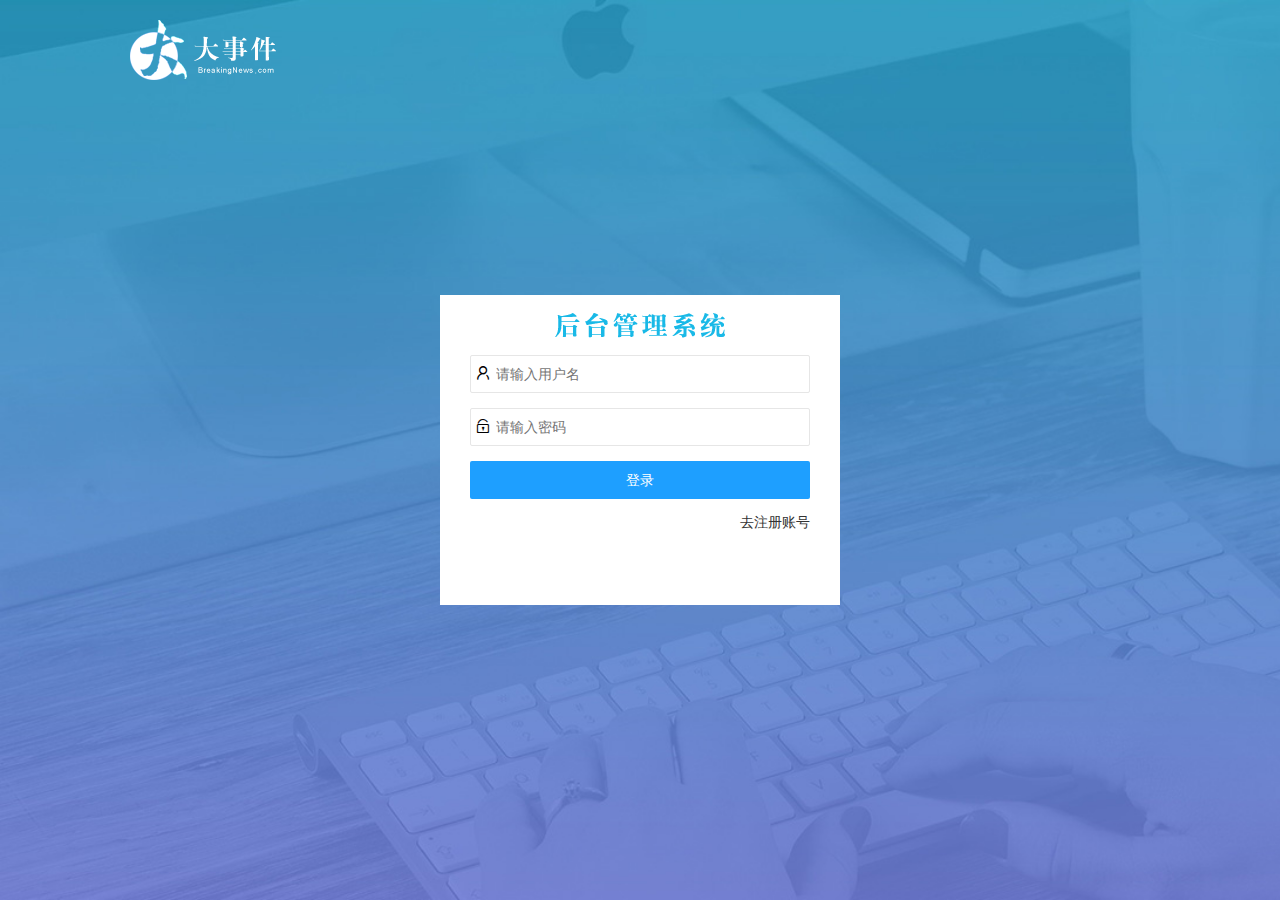
<file: index.html>
<!DOCTYPE html>
<html lang="en">
    <head>
        <meta charset="UTF-8" />
        <meta http-equiv="X-UA-Compatible" content="IE=edge" />
        <meta name="viewport" content="width=device-width, initial-scale=1.0" />
        <title>Document</title>
    </head>
    <link rel="stylesheet" href="./assets/lib/layui/css/layui.css" />
    <link rel="stylesheet" href="./index/index.css" />
    <body class="layui-layout-body">
        <div class="layui-layout layui-layout-admin">
            <!-- 头部区域 -->
            <div class="layui-header">
                <!-- 左侧：图片 -->
                <div class="layui-logo">
                    <img src="./assets/images/logo.png" alt="" />
                </div>
                <!-- 右侧：个人菜单 -->
                <ul class="layui-nav layui-layout-right">
                    <li class="layui-nav-item">
                        <a href="javascript:;" class="userinfo">
                            <span class="avatar">L</span>
                            <img
                                src="./assets/images/sample.jpg"
                                class="layui-nav-img"
                            />
                            个人中心
                        </a>

                        <dl class="layui-nav-child">
                            <dd>
                                <a
                                    href="./iframe/user/userInfo/userInfo.html"
                                    target="fm"
                                    >基本资料</a
                                >
                            </dd>
                            <dd>
                                <a
                                    target="fm"
                                    href="./iframe/user/avatar/avatar.html"
                                    >更换头像</a
                                >
                            </dd>
                            <dd>
                                <a
                                    target="fm"
                                    href="./iframe/user/repwd/repwd.html"
                                    >重置密码</a
                                >
                            </dd>
                        </dl>
                    </li>

                    <li class="layui-nav-item">
                        <a href="javascript:;" id="logout">
                            <i class="layui-icon layui-icon-logout"></i>退出
                        </a>
                    </li>
                </ul>
            </div>

            <div class="layui-side layui-bg-black">
                <div class="layui-side-scroll">
                    <!-- 左侧：顶部欢迎词 -->
                    <div class="userinfo">
                        <span class="avatar">L</span>
                        <img
                            src="./assets/images/sample.jpg"
                            class="layui-nav-img"
                        />
                        欢迎你
                        <span class="username"></span>
                    </div>

                    <!-- 左侧：导航区-->
                    <!-- lay-shrink: 控制兄弟菜单, all就是所有兄弟都合上, 同一个时间只有一个下拉菜单才能下拉 -->
                    <ul
                        class="left-nav layui-nav layui-nav-tree"
                        lay-filter="test"
                        lay-shrink="all"
                    >
                        <!-- **********************首页***************************** -->
                        <!-- layui-this 默认上来高亮的样式 -->
                        <li class="layui-nav-item layui-this">
                            <a href="./iframe/home/home.html" target="fm">
                                <i class="layui-icon layui-icon-home"></i
                                >可视数据
                            </a>
                        </li>

                        <!-- *******文章管理******* -->
                        <li class="layui-nav-item">
                            <a class="" href="javascript:;">
                                <i class="layui-icon layui-icon-form"></i
                                >文章管理
                            </a>

                            <dl class="layui-nav-child">
                                <dd>
                                    <a
                                        href="./iframe/article/category/category.html"
                                        target="fm"
                                    >
                                        <i class="layui-icon layui-icon-app"></i
                                        >类别管理
                                    </a>
                                </dd>

                                <dd id="wzlist">
                                    <a
                                        href="./iframe/article/list/list.html"
                                        target="fm"
                                    >
                                        <i class="layui-icon layui-icon-app"></i
                                        >文章列表
                                    </a>
                                </dd>

                                <dd>
                                    <a
                                        href="./iframe/article/publisher/publisher.html"
                                        target="fm"
                                    >
                                        <i class="layui-icon layui-icon-app"></i
                                        >发表文章
                                    </a>
                                </dd>
                            </dl>
                        </li>

                        <!-- **************个人中心************** -->
                        <li class="layui-nav-item">
                            <a href="javascript:;">
                                <i class="layui-icon layui-icon-user"></i
                                >个人中心
                            </a>

                            <dl class="layui-nav-child">
                                <dd>
                                    <a
                                        href="./iframe/user/userInfo/userInfo.html"
                                        target="fm"
                                    >
                                        <i class="layui-icon layui-icon-app"></i
                                        >基本资料
                                    </a>
                                </dd>

                                <dd>
                                    <a
                                        href="./iframe/user/repwd/repwd.html"
                                        target="fm"
                                    >
                                        <i class="layui-icon layui-icon-app"></i
                                        >重置密码
                                    </a>
                                </dd>

                                <dd>
                                    <a
                                        href="./iframe/user/avatar/avatar.html"
                                        target="fm"
                                    >
                                        <i class="layui-icon layui-icon-app"></i
                                        >更换头像
                                    </a>
                                </dd>
                            </dl>
                        </li>
                    </ul>
                </div>
            </div>

            <div class="layui-body">
                <!-- 内容主体区域 -->
                <!-- <div style="padding: 15px;">内容主体区域</div> -->
                <iframe
                    src="./iframe/home/home.html"
                    name="fm"
                    frameborder="0"
                ></iframe>
            </div>

            <div class="layui-footer">
                <!-- 底部固定区域 -->
                © layui.com - 底部固定区域
            </div>
        </div>
    </body>
    <script src="./assets/lib/jquery.js"></script>
    <script src="./assets/lib/layui/layui.all.js"></script>
    <script src="./assets/lib/axios.js"></script>
    <script src="./index/index.js"></script>
</html>
</file>
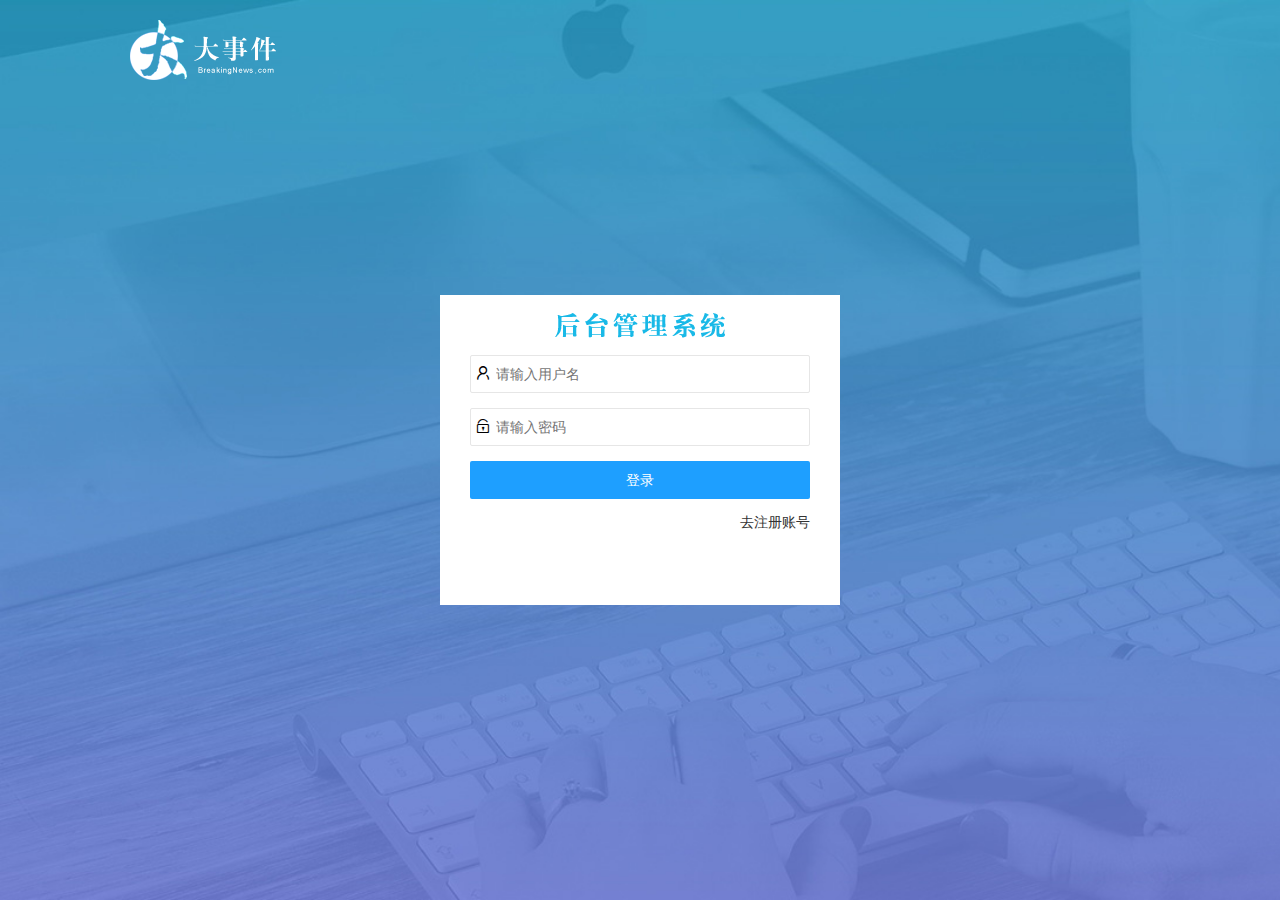
<file: login.html>
<!DOCTYPE html>
<html lang="en">
    <head>
        <meta charset="UTF-8" />
        <meta http-equiv="X-UA-Compatible" content="IE=edge" />
        <meta name="viewport" content="width=device-width, initial-scale=1.0" />
        <title>Document</title>
    </head>
    <link rel="stylesheet" href="./assets/lib/layui/css/layui.css" />
    <link rel="stylesheet" href="./login/login.css" />
    <body>
        <!-- logo -->
        <div id="logo">
            <img src="./assets/images/logo.png" />
        </div>

        <!-- 登录的盒子 -->
        <div id="login">
            <!-- 盒子的标题 -->
            <div class="title"></div>
            <!-- 登录的表单 -->
            <form class="layui-form">
                <!-- 第一行：用户名 -->
                <div class="layui-form-item">
                    <i class="layui-icon layui-icon-username"></i>
                    <!-- lay-verify表单验证: 更多参考: https://www.layui.com/doc/modules/form.html -->
                    <input
                        type="text"
                        name="username"
                        required
                        lay-verify="required|username"
                        placeholder="请输入用户名"
                        autocomplete="off"
                        class="layui-input"
                    />
                </div>
                <!-- 第二行：密码 -->
                <div class="layui-form-item">
                    <i class="layui-icon layui-icon-password"></i>
                    <input
                        type="password"
                        name="password"
                        required
                        lay-verify="required|password"
                        placeholder="请输入密码"
                        autocomplete="off"
                        class="layui-input"
                    />
                </div>
                <!-- 第三行：按钮 -->
                <div class="layui-form-item">
                    <button
                        class="layui-btn layui-btn-fluid layui-bg-blue"
                        lay-submit
                    >
                        登录
                    </button>
                </div>
                <!-- 第四行：去注册账号 -->
                <div class="layui-form-item">
                    <a href="javascript:;" id="goto-register">去注册账号</a>
                </div>
            </form>
        </div>

        <!-- 注册的盒子 -->
        <div id="register">
            <!-- 盒子的标题 -->
            <div class="title"></div>

            <!-- 注册的表单 -->
            <form class="layui-form">
                <!-- 第一行：用户名 -->
                <div class="layui-form-item">
                    <i class="layui-icon layui-icon-username"></i>
                    <input
                        type="text"
                        name="username"
                        required
                        lay-verify="required|username"
                        placeholder="请输入用户名"
                        autocomplete="off"
                        class="layui-input"
                    />
                </div>

                <!-- 第二行：密码 -->
                <div class="layui-form-item">
                    <i class="layui-icon layui-icon-password"></i>
                    <input
                        type="password"
                        name="password"
                        required
                        lay-verify="required|password"
                        placeholder="请输入密码"
                        autocomplete="off"
                        class="layui-input pwd"
                    />
                </div>

                <!-- 第三行：重复密码 -->
                <div class="layui-form-item">
                    <i class="layui-icon layui-icon-password"></i>
                    <input
                        type="password"
                        required
                        lay-verify="required|repwd"
                        placeholder="请再次输入密码"
                        autocomplete="off"
                        class="layui-input"
                    />
                </div>

                <!-- 第四行：按钮 -->
                <div class="layui-form-item">
                    <button
                        class="layui-btn layui-btn-fluid layui-bg-blue"
                        lay-submit
                    >
                        注册
                    </button>
                </div>
                <!-- 第五行：有账号，去登录 -->
                <div class="layui-form-item">
                    <a href="javascript:;" id="goto-login">已有账号，去登录</a>
                </div>
            </form>
        </div>
        <script src="./assets/lib/jquery.js"></script>
        <script src="./assets/lib/layui/layui.all.js"></script>
        <script src="./assets/lib/axios.js"></script>
        <script src="./login/login.js"></script>
    </body>
</html>
</file>
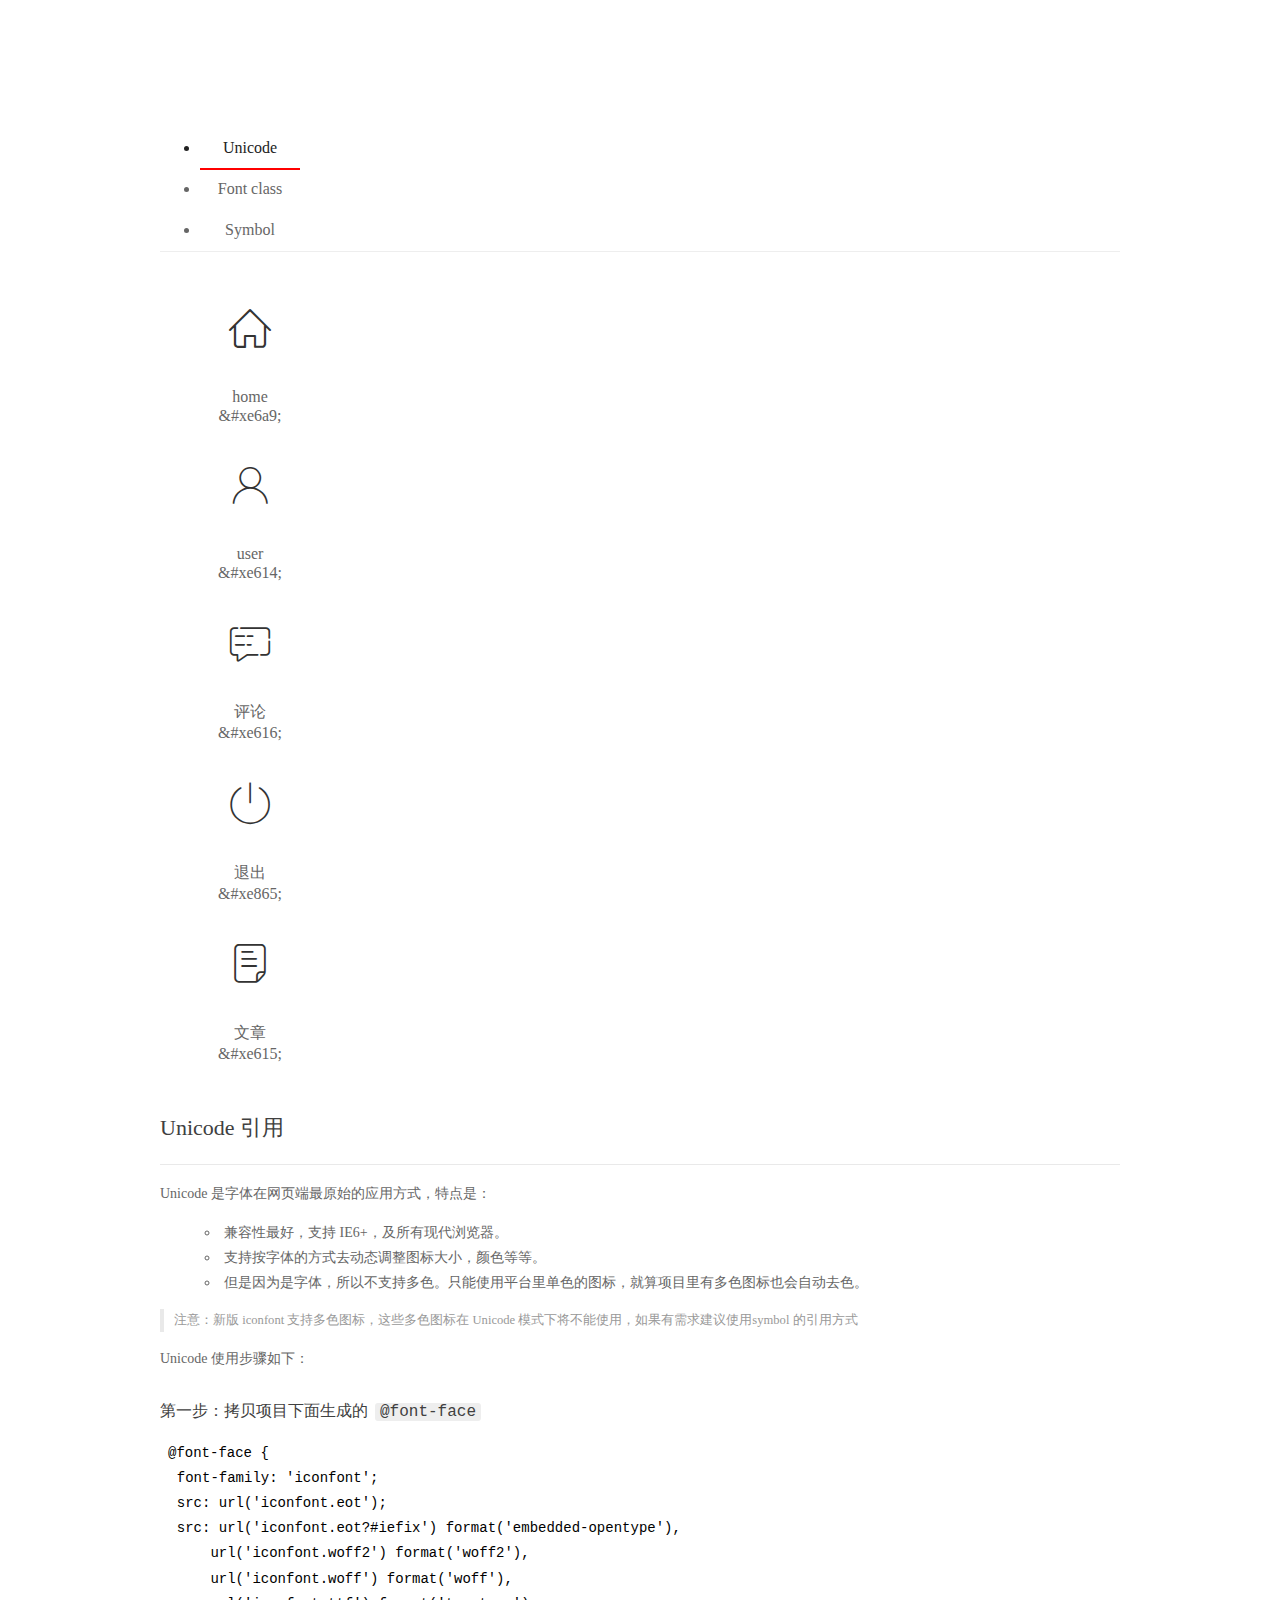
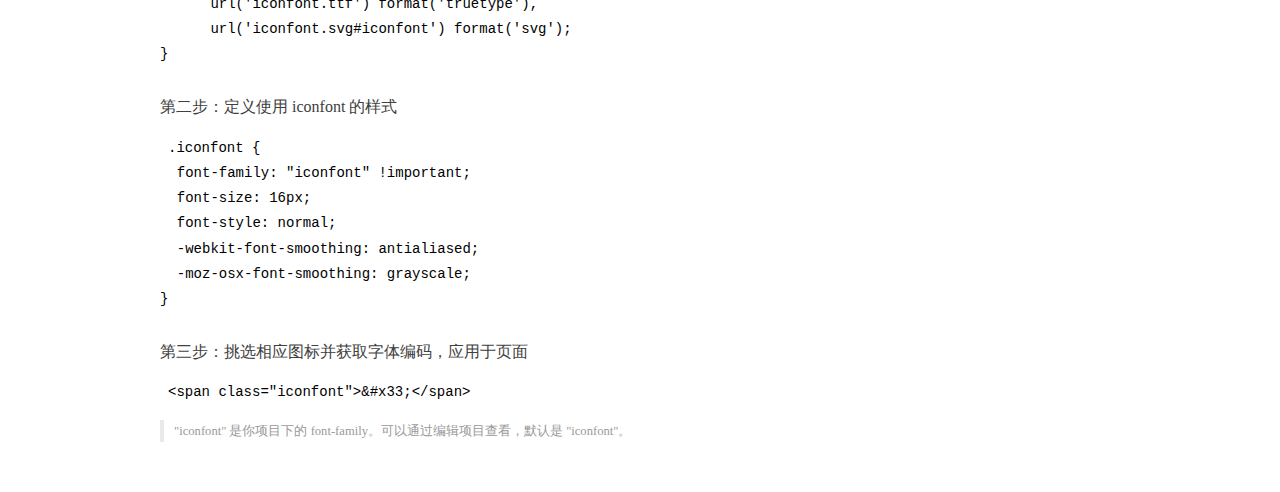
<file: assets/fonts/demo_index.html>
<!DOCTYPE html>
<html>
<head>
  <meta charset="utf-8"/>
  <title>IconFont Demo</title>
  <link rel="shortcut icon" href="https://gtms04.alicdn.com/tps/i4/TB1_oz6GVXXXXaFXpXXJDFnIXXX-64-64.ico" type="image/x-icon"/>
  <link rel="stylesheet" href="https://g.alicdn.com/thx/cube/1.3.2/cube.min.css">
  <link rel="stylesheet" href="demo.css">
  <link rel="stylesheet" href="iconfont.css">
  <script src="iconfont.js"></script>
  <!-- jQuery -->
  <script src="https://a1.alicdn.com/oss/uploads/2018/12/26/7bfddb60-08e8-11e9-9b04-53e73bb6408b.js"></script>
  <!-- 代码高亮 -->
  <script src="https://a1.alicdn.com/oss/uploads/2018/12/26/a3f714d0-08e6-11e9-8a15-ebf944d7534c.js"></script>
</head>
<body>
  <div class="main">
    <h1 class="logo"><a href="https://www.iconfont.cn/" title="iconfont 首页" target="_blank">&#xe86b;</a></h1>
    <div class="nav-tabs">
      <ul id="tabs" class="dib-box">
        <li class="dib active"><span>Unicode</span></li>
        <li class="dib"><span>Font class</span></li>
        <li class="dib"><span>Symbol</span></li>
      </ul>
      
    </div>
    <div class="tab-container">
      <div class="content unicode" style="display: block;">
          <ul class="icon_lists dib-box">
          
            <li class="dib">
              <span class="icon iconfont">&#xe6a9;</span>
                <div class="name">home</div>
                <div class="code-name">&amp;#xe6a9;</div>
              </li>
          
            <li class="dib">
              <span class="icon iconfont">&#xe614;</span>
                <div class="name">user</div>
                <div class="code-name">&amp;#xe614;</div>
              </li>
          
            <li class="dib">
              <span class="icon iconfont">&#xe616;</span>
                <div class="name">评论</div>
                <div class="code-name">&amp;#xe616;</div>
              </li>
          
            <li class="dib">
              <span class="icon iconfont">&#xe865;</span>
                <div class="name">退出</div>
                <div class="code-name">&amp;#xe865;</div>
              </li>
          
            <li class="dib">
              <span class="icon iconfont">&#xe615;</span>
                <div class="name">文章</div>
                <div class="code-name">&amp;#xe615;</div>
              </li>
          
          </ul>
          <div class="article markdown">
          <h2 id="unicode-">Unicode 引用</h2>
          <hr>

          <p>Unicode 是字体在网页端最原始的应用方式，特点是：</p>
          <ul>
            <li>兼容性最好，支持 IE6+，及所有现代浏览器。</li>
            <li>支持按字体的方式去动态调整图标大小，颜色等等。</li>
            <li>但是因为是字体，所以不支持多色。只能使用平台里单色的图标，就算项目里有多色图标也会自动去色。</li>
          </ul>
          <blockquote>
            <p>注意：新版 iconfont 支持多色图标，这些多色图标在 Unicode 模式下将不能使用，如果有需求建议使用symbol 的引用方式</p>
          </blockquote>
          <p>Unicode 使用步骤如下：</p>
          <h3 id="-font-face">第一步：拷贝项目下面生成的 <code>@font-face</code></h3>
<pre><code class="language-css"
>@font-face {
  font-family: 'iconfont';
  src: url('iconfont.eot');
  src: url('iconfont.eot?#iefix') format('embedded-opentype'),
      url('iconfont.woff2') format('woff2'),
      url('iconfont.woff') format('woff'),
      url('iconfont.ttf') format('truetype'),
      url('iconfont.svg#iconfont') format('svg');
}
</code></pre>
          <h3 id="-iconfont-">第二步：定义使用 iconfont 的样式</h3>
<pre><code class="language-css"
>.iconfont {
  font-family: "iconfont" !important;
  font-size: 16px;
  font-style: normal;
  -webkit-font-smoothing: antialiased;
  -moz-osx-font-smoothing: grayscale;
}
</code></pre>
          <h3 id="-">第三步：挑选相应图标并获取字体编码，应用于页面</h3>
<pre>
<code class="language-html"
>&lt;span class="iconfont"&gt;&amp;#x33;&lt;/span&gt;
</code></pre>
          <blockquote>
            <p>"iconfont" 是你项目下的 font-family。可以通过编辑项目查看，默认是 "iconfont"。</p>
          </blockquote>
          </div>
      </div>
      <div class="content font-class">
        <ul class="icon_lists dib-box">
          
          <li class="dib">
            <span class="icon iconfont icon-home"></span>
            <div class="name">
              home
            </div>
            <div class="code-name">.icon-home
            </div>
          </li>
          
          <li class="dib">
            <span class="icon iconfont icon-user"></span>
            <div class="name">
              user
            </div>
            <div class="code-name">.icon-user
            </div>
          </li>
          
          <li class="dib">
            <span class="icon iconfont icon-pinglun"></span>
            <div class="name">
              评论
            </div>
            <div class="code-name">.icon-pinglun
            </div>
          </li>
          
          <li class="dib">
            <span class="icon iconfont icon-tuichu"></span>
            <div class="name">
              退出
            </div>
            <div class="code-name">.icon-tuichu
            </div>
          </li>
          
          <li class="dib">
            <span class="icon iconfont icon-16"></span>
            <div class="name">
              文章
            </div>
            <div class="code-name">.icon-16
            </div>
          </li>
          
        </ul>
        <div class="article markdown">
        <h2 id="font-class-">font-class 引用</h2>
        <hr>

        <p>font-class 是 Unicode 使用方式的一种变种，主要是解决 Unicode 书写不直观，语意不明确的问题。</p>
        <p>与 Unicode 使用方式相比，具有如下特点：</p>
        <ul>
          <li>兼容性良好，支持 IE8+，及所有现代浏览器。</li>
          <li>相比于 Unicode 语意明确，书写更直观。可以很容易分辨这个 icon 是什么。</li>
          <li>因为使用 class 来定义图标，所以当要替换图标时，只需要修改 class 里面的 Unicode 引用。</li>
          <li>不过因为本质上还是使用的字体，所以多色图标还是不支持的。</li>
        </ul>
        <p>使用步骤如下：</p>
        <h3 id="-fontclass-">第一步：引入项目下面生成的 fontclass 代码：</h3>
<pre><code class="language-html">&lt;link rel="stylesheet" href="./iconfont.css"&gt;
</code></pre>
        <h3 id="-">第二步：挑选相应图标并获取类名，应用于页面：</h3>
<pre><code class="language-html">&lt;span class="iconfont icon-xxx"&gt;&lt;/span&gt;
</code></pre>
        <blockquote>
          <p>"
            iconfont" 是你项目下的 font-family。可以通过编辑项目查看，默认是 "iconfont"。</p>
        </blockquote>
      </div>
      </div>
      <div class="content symbol">
          <ul class="icon_lists dib-box">
          
            <li class="dib">
                <svg class="icon svg-icon" aria-hidden="true">
                  <use xlink:href="#icon-home"></use>
                </svg>
                <div class="name">home</div>
                <div class="code-name">#icon-home</div>
            </li>
          
            <li class="dib">
                <svg class="icon svg-icon" aria-hidden="true">
                  <use xlink:href="#icon-user"></use>
                </svg>
                <div class="name">user</div>
                <div class="code-name">#icon-user</div>
            </li>
          
            <li class="dib">
                <svg class="icon svg-icon" aria-hidden="true">
                  <use xlink:href="#icon-pinglun"></use>
                </svg>
                <div class="name">评论</div>
                <div class="code-name">#icon-pinglun</div>
            </li>
          
            <li class="dib">
                <svg class="icon svg-icon" aria-hidden="true">
                  <use xlink:href="#icon-tuichu"></use>
                </svg>
                <div class="name">退出</div>
                <div class="code-name">#icon-tuichu</div>
            </li>
          
            <li class="dib">
                <svg class="icon svg-icon" aria-hidden="true">
                  <use xlink:href="#icon-16"></use>
                </svg>
                <div class="name">文章</div>
                <div class="code-name">#icon-16</div>
            </li>
          
          </ul>
          <div class="article markdown">
          <h2 id="symbol-">Symbol 引用</h2>
          <hr>

          <p>这是一种全新的使用方式，应该说这才是未来的主流，也是平台目前推荐的用法。相关介绍可以参考这篇<a href="">文章</a>
            这种用法其实是做了一个 SVG 的集合，与另外两种相比具有如下特点：</p>
          <ul>
            <li>支持多色图标了，不再受单色限制。</li>
            <li>通过一些技巧，支持像字体那样，通过 <code>font-size</code>, <code>color</code> 来调整样式。</li>
            <li>兼容性较差，支持 IE9+，及现代浏览器。</li>
            <li>浏览器渲染 SVG 的性能一般，还不如 png。</li>
          </ul>
          <p>使用步骤如下：</p>
          <h3 id="-symbol-">第一步：引入项目下面生成的 symbol 代码：</h3>
<pre><code class="language-html">&lt;script src="./iconfont.js"&gt;&lt;/script&gt;
</code></pre>
          <h3 id="-css-">第二步：加入通用 CSS 代码（引入一次就行）：</h3>
<pre><code class="language-html">&lt;style&gt;
.icon {
  width: 1em;
  height: 1em;
  vertical-align: -0.15em;
  fill: currentColor;
  overflow: hidden;
}
&lt;/style&gt;
</code></pre>
          <h3 id="-">第三步：挑选相应图标并获取类名，应用于页面：</h3>
<pre><code class="language-html">&lt;svg class="icon" aria-hidden="true"&gt;
  &lt;use xlink:href="#icon-xxx"&gt;&lt;/use&gt;
&lt;/svg&gt;
</code></pre>
          </div>
      </div>

    </div>
  </div>
  <script>
  $(document).ready(function () {
      $('.tab-container .content:first').show()

      $('#tabs li').click(function (e) {
        var tabContent = $('.tab-container .content')
        var index = $(this).index()

        if ($(this).hasClass('active')) {
          return
        } else {
          $('#tabs li').removeClass('active')
          $(this).addClass('active')

          tabContent.hide().eq(index).fadeIn()
        }
      })
    })
  </script>
</body>
</html>
</file>
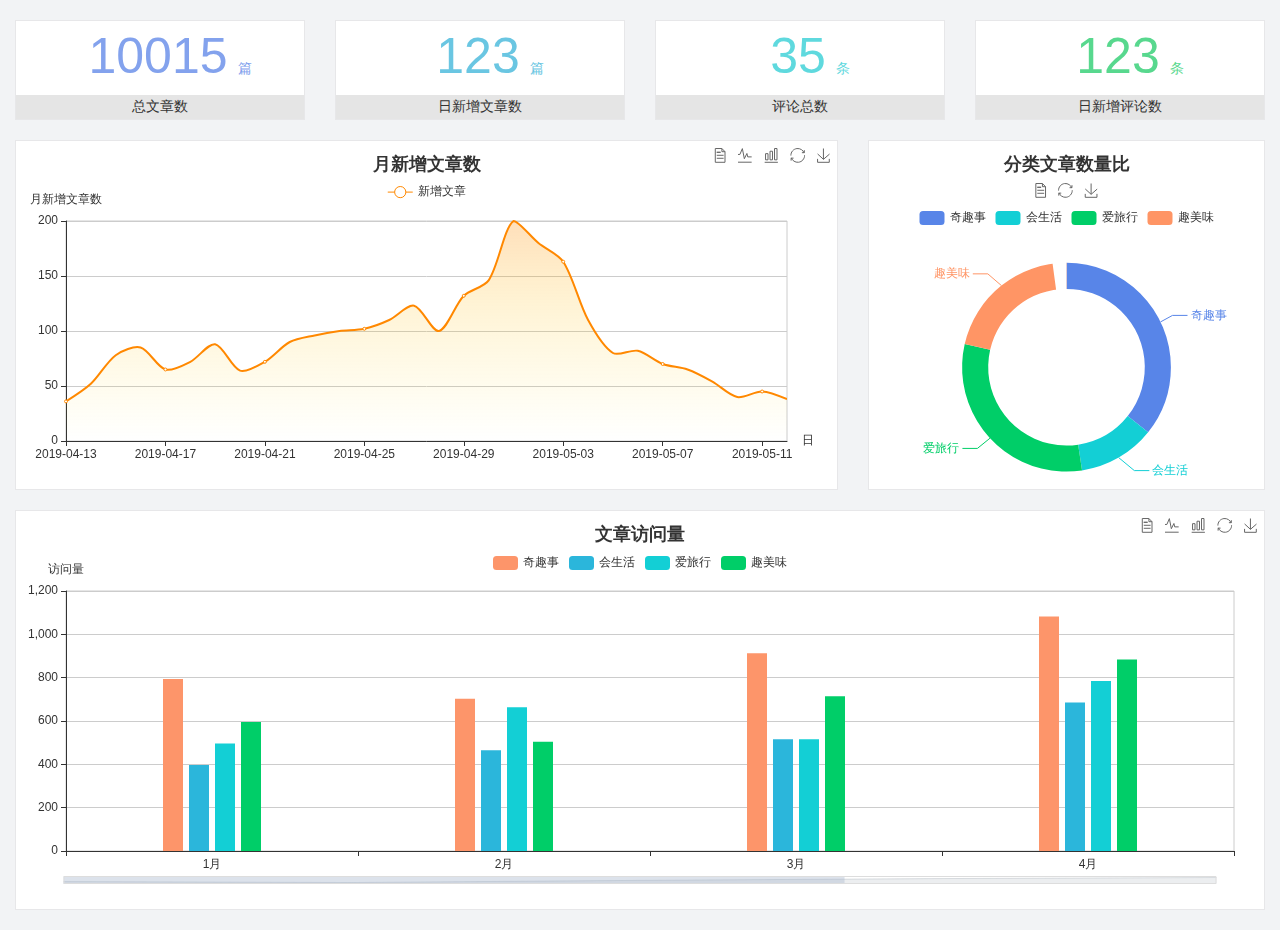
<file: iframe/home/home.html>
<!DOCTYPE html>
<html lang="en">

<head>
  <meta charset="UTF-8">
  <meta name="viewport" content="width=device-width, initial-scale=1.0">
  <meta http-equiv="X-UA-Compatible" content="ie=edge">
  <title>图表统计</title>
  <link rel="stylesheet" href="../../assets/lib/bootstrap.css" />
  <link rel="stylesheet" href="./home.css" />
  <script src="../../assets/lib/jquery.js"></script>
  <script type="text/javascript" src="../../assets/lib/echarts.min.js"></script>
</head>

<body>
  <div class="container-fluid">
    <div class="row spannel_list">
      <!-- <div class="col-sm-3 col-xs-6">
        <div class="spannel">
          <em>10015</em><span>篇</span>
          <b>总文章数</b>
        </div>
      </div>
      <div class="col-sm-3 col-xs-6">
        <div class="spannel scolor01">
          <em></em><span></span>
          <b></b>
        </div>
      </div> -->
    </div>
  </div>

  <div class="container-fluid">
    <div class="row curve-pie">
      <div class="col-lg-8 col-md-8">
        <div class="gragh_pannel" id="curve_show"></div>
      </div>
      <div class="col-lg-4 col-md-4">
        <div class="gragh_pannel" id="pie_show"></div>
      </div>
    </div>
  </div>

  <div class="container-fluid">
    <div class="column_pannel" id="column_show"></div>
  </div>

</body>
<script src="./home.js"></script>

</html>
</file>
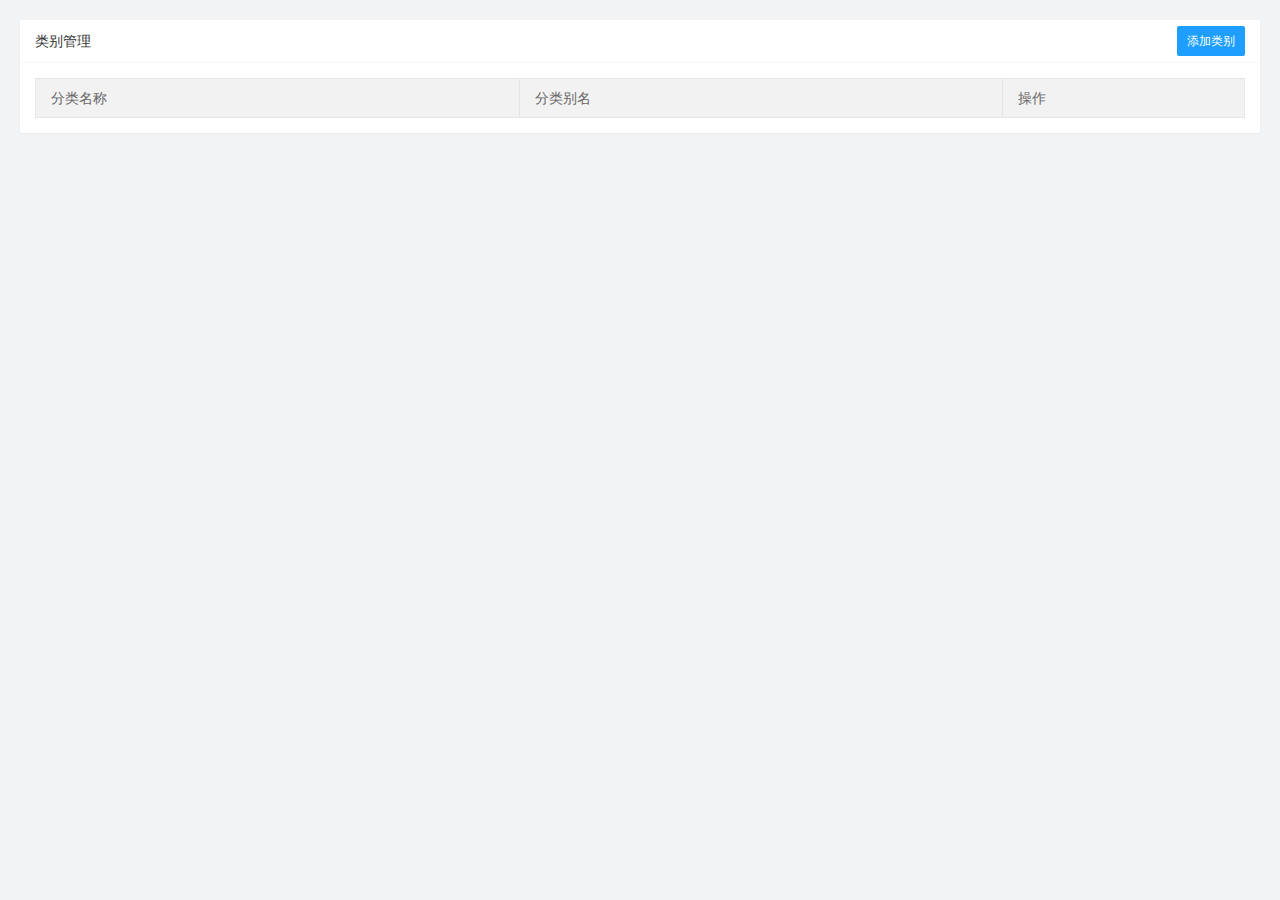
<file: iframe/article/category/category.html>
<!DOCTYPE html>
<html lang="en">

<head>
  <meta charset="UTF-8">
  <meta name="viewport" content="width=device-width, initial-scale=1.0">
  <title>文章分类</title>
  <link rel="stylesheet" href="../../../assets/lib/layui/css/layui.css">
  <link rel="stylesheet" href="./category.css">
</head>

<body>

  <div class="layui-card">
    <div class="layui-card-header">
      类别管理
      <button type="button" class="layui-btn layui-btn-normal layui-btn-sm add">添加类别</button>
    </div>

    <div class="layui-card-body">
      <table class="layui-table">

        <!-- 规定列宽 -->
        <colgroup>
          <col width="40%">
          <col width="40%">
          <col>
        </colgroup>

        <thead>
          <tr>
            <th>分类名称</th>
            <th>分类别名</th>
            <th>操作</th>
          </tr>
        </thead>

        <tbody>
          <!-- <tr>
            <td>${obj.name}</td>
            <td>${obj.alias}</td>
            <td>
              <button myid="${obj.Id}" data-name="${obj.name}" data-alias="${obj.alias}" type="button" class="layui-btn layui-btn-xs edit">编辑</button>
        
              <button myid="${obj.Id}" type="button" class="layui-btn layui-btn-xs layui-btn-danger delete">删除</button>
            </td>
          </tr> -->
        </tbody>


      </table>
    </div>
  </div>
  <script src="../../../assets/lib/jquery.js"></script>
  <script src="../../../assets/lib/layui/layui.all.js"></script>
  <script src="../../../assets/lib/axios.js"></script>
<!-- 
  <script src="../../../common/verify.js"></script>
  <script src="../../../api/api.js"></script> -->

  <script src="./category.js"></script>
</body>
<script>

</script>

</html>
</file>
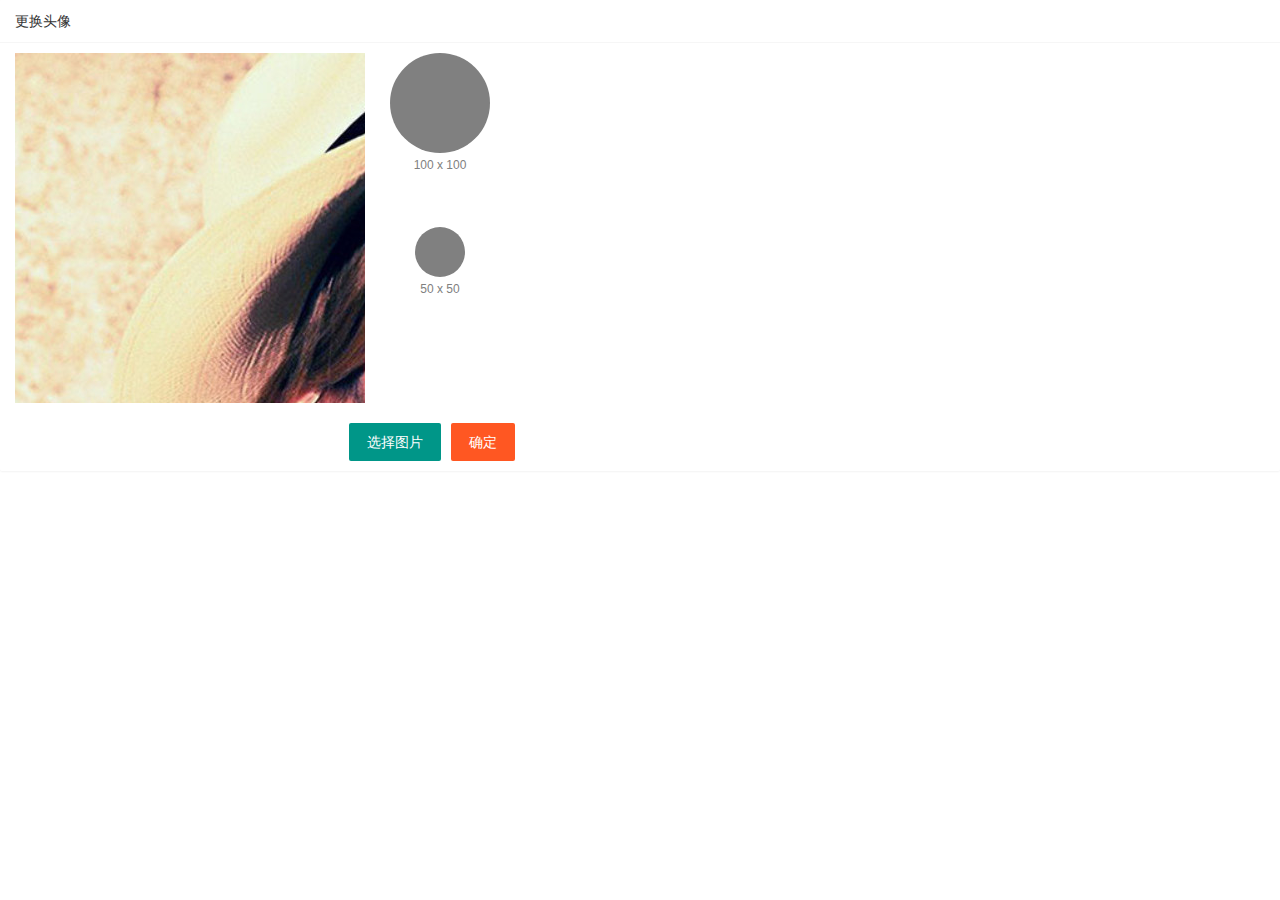
<file: iframe/user/avatar/avatar.html>
<!DOCTYPE html>
<html lang="en">

<head>
  <meta charset="UTF-8">
  <meta name="viewport" content="width=device-width, initial-scale=1.0">
  <title>Document</title>
  <link rel="stylesheet" href="../../../assets/lib/layui/css/layui.css">
  <link rel="stylesheet" href="../../../assets/lib/cropper/cropper.css">
  <link rel="stylesheet" href="./avatar.css">
</head>

<body>

  <div class="layui-card">
    <div class="layui-card-header">更换头像</div>
    <div class="layui-card-body">
      <!-- 第一行的图片裁剪和预览区域 -->
      <div class="row1">
        <!-- 图片裁剪区域 -->


        <div class="cropper-box">
          <!-- 这个 img 标签很重要，将来会把它初始化为裁剪区域 -->
          <img id="image" src="../../../assets/images/sample.jpg" />
        </div>




        <!-- 图片的预览区域 -->
        <div class="preview-box">
          <div>
            <!-- 宽高为 100px 的预览区域 -->
            <div class="img-preview w100"></div>
            <p class="size">100 x 100</p>
          </div>
          <div>
            <!-- 宽高为 50px 的预览区域 -->
            <div class="img-preview w50"></div>
            <p class="size">50 x 50</p>
          </div>
        </div>
      </div>

      <!-- 第二行的按钮区域 -->
      <div class="row2">
        <!-- 隐藏文件选择框, 太丑了, 我们JS监测用户点击选择图片按钮后, 在JS触发file文件选择标签一样能弹出选择文件的窗口 -->
        <!-- accept - 控制弹出窗口显示的文件类型 -->
        <input type="file" id="file" style="display: none;" accept="image/png, image/jpeg, image/gif">
        <button type="button" class="layui-btn select">选择图片</button>
        <button type="button" class="layui-btn layui-btn-danger sure">确定</button>
      </div>
    </div>
  </div>


</body>
<!-- JQ -->
<script src="../../../assets/lib/jquery.js"></script>

<!-- Cropper - 图片裁剪插件 - 注意是基于jQuery.js的 -->
<script src="../../../assets/lib/cropper/Cropper.js"></script>
<script src="../../../assets/lib/cropper/jquery-cropper.js"></script>

<!-- layUI -->
<script src="../../../assets/lib/layui/layui.all.js"></script>
<script src="../../../assets/lib/axios.js"></script>

<!-- <script src="../../../api/api.js"></script> -->

<script src="./avatar.js"></script>

</html>
</file>
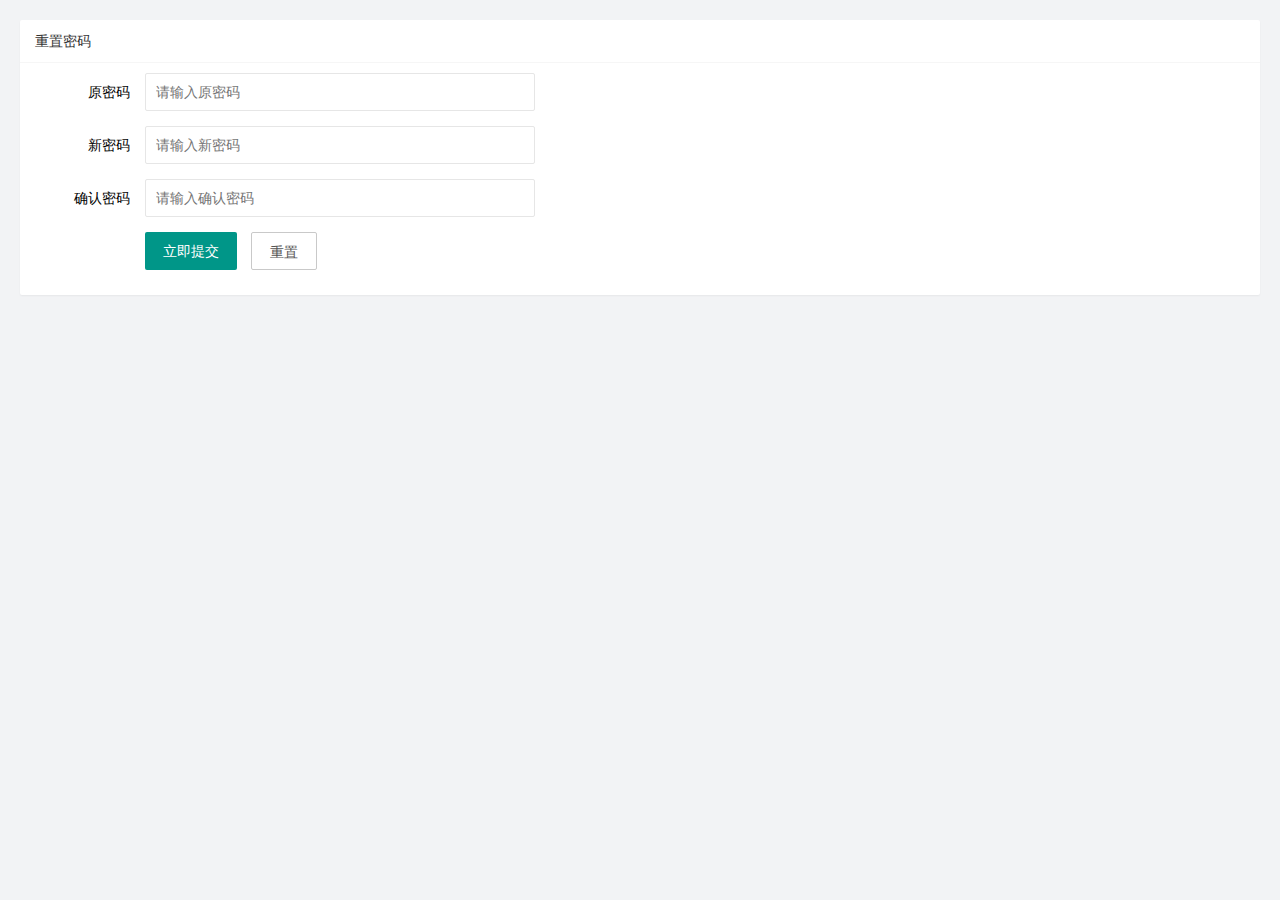
<file: iframe/user/repwd/repwd.html>
<!DOCTYPE html>
<html lang="en">
    <head>
        <meta charset="UTF-8" />
        <meta name="viewport" content="width=device-width, initial-scale=1.0" />
        <title>Document</title>
        <link rel="stylesheet" href="../../../assets/lib/layui/css/layui.css" />
        <link rel="stylesheet" href="./repwd.css" />
    </head>

    <body>
        <div class="layui-card">
            <div class="layui-card-header">重置密码</div>
            <div class="layui-card-body">
                <form class="layui-form" action="">
                    <!-- 第一行：原密码 -->
                    <div class="layui-form-item">
                        <label class="layui-form-label">原密码</label>
                        <div class="layui-input-block">
                            <input
                                type="password"
                                name="oldPwd"
                                required
                                lay-verify="required|password"
                                placeholder="请输入原密码"
                                autocomplete="off"
                                class="layui-input oldPwd"
                            />
                        </div>
                    </div>

                    <!-- 第二行：新密码 -->
                    <div class="layui-form-item">
                        <label class="layui-form-label">新密码</label>
                        <div class="layui-input-block">
                            <input
                                type="password"
                                name="newPwd"
                                required
                                lay-verify="required|password|diff"
                                placeholder="请输入新密码"
                                autocomplete="off"
                                class="layui-input newPwd"
                            />
                        </div>
                    </div>

                    <!-- 第三行：重复密码 -->
                    <div class="layui-form-item">
                        <label class="layui-form-label">确认密码</label>
                        <div class="layui-input-block">
                            <input
                                type="password"
                                required
                                lay-verify="required|same"
                                placeholder="请输入确认密码"
                                autocomplete="off"
                                class="layui-input rePwd"
                            />
                        </div>
                    </div>

                    <!-- 第四行: 按钮 -->
                    <div class="layui-form-item">
                        <div class="layui-input-block">
                            <button
                                class="layui-btn"
                                lay-submit
                                lay-filter="formDemo"
                            >
                                立即提交
                            </button>
                            <button
                                type="reset"
                                class="layui-btn layui-btn-primary"
                            >
                                重置
                            </button>
                        </div>
                    </div>
                </form>
            </div>
        </div>
    </body>

    <script src="../../../assets/lib/jquery.js"></script>
    <script src="../../../assets/lib/layui/layui.all.js"></script>
    <script src="../../../assets/lib/axios.js"></script>
    <!-- <script src="../../../assets/lib/md5.js"></script>

<script src="../../../api/api.js"></script>
<script src="../../../common/verify.js"></script>
<script src="../../../common/utils.js"></script> -->
    <script src="./repwd.js"></script>
</html>
</file>
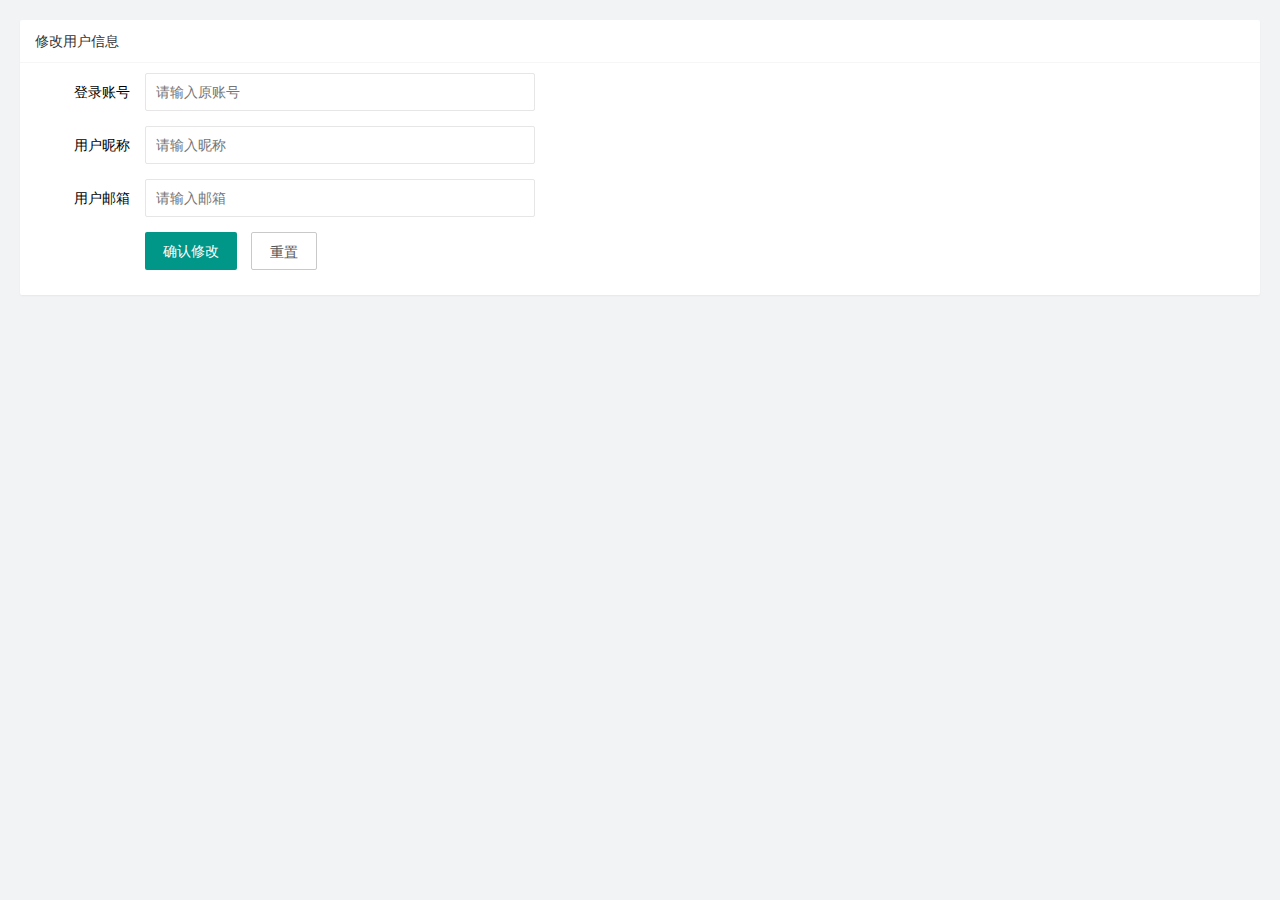
<file: iframe/user/userInfo/userInfo.html>
<!DOCTYPE html>
<html lang="en">

<head>
  <meta charset="UTF-8">
  <meta name="viewport" content="width=device-width, initial-scale=1.0">
  <title>Document</title>
  <link rel="stylesheet" href="../../../assets/lib/layui/css/layui.css">
  <link rel="stylesheet" href="./userInfo.css">
</head>

<body>

  <div class="layui-card">
    <div class="layui-card-header">修改用户信息</div>
    <div class="layui-card-body">
      <form class="layui-form" action="" lay-filter="user">
        <!-- 第一行：登录账号 -->
        <div class="layui-form-item">
          <label class="layui-form-label">登录账号</label>
          <div class="layui-input-block">
            <input type="text" name="username" disabled required lay-verify="required" placeholder="请输入原账号"
              autocomplete="off" class="layui-input">
          </div>
        </div>

        <!-- 第二行：用户昵称 -->
        <div class="layui-form-item">
          <label class="layui-form-label">用户昵称</label>
          <div class="layui-input-block">
            <input type="text" name="nickname" required lay-verify="required|nickname" placeholder="请输入昵称"
              autocomplete="off" class="layui-input">
          </div>
        </div>

        <!-- 第三行：用户邮箱 -->
        <div class="layui-form-item">
          <label class="layui-form-label">用户邮箱</label>
          <div class="layui-input-block">
            <input type="text" name="email" required lay-verify="required|email" placeholder="请输入邮箱" autocomplete="off"
              class="layui-input">
          </div>
        </div>

        <!-- 第四行: 按钮 -->
        <div class="layui-form-item">
          <div class="layui-input-block">
            <!-- 为了保存它的id, 这叫隐藏域, 方便修改时, 获取id的值 -->
            <input type="hidden" name="id">
            <button class="layui-btn" lay-submit>确认修改</button>
            <button type="reset" class="layui-btn layui-btn-primary my-reset">重置</button>
          </div>
        </div>
      </form>
    </div>
  </div>

  <script src="../../../assets/lib/jquery.js"></script>
  <script src="../../../assets/lib/layui/layui.all.js"></script>
  <script src="../../../assets/lib/axios.js"></script>
  <!-- <script src="../../../api/api.js"></script>
  <script src="../../../common/verify.js"></script>
  <script src="../../../common/utils.js"></script> -->

  <script src="./userInfo.js"></script>
</body>

</html>
</file>
<file: assets/lib/layui/css/layui.css>
/** layui-v2.5.6 MIT License By https://www.layui.com */
 .layui-inline,img{display:inline-block;vertical-align:middle}h1,h2,h3,h4,h5,h6{font-weight:400}.layui-edge,.layui-header,.layui-inline,.layui-main{position:relative}.layui-body,.layui-edge,.layui-elip{overflow:hidden}.layui-btn,.layui-edge,.layui-inline,img{vertical-align:middle}.layui-btn,.layui-disabled,.layui-icon,.layui-unselect{-moz-user-select:none;-webkit-user-select:none;-ms-user-select:none}.layui-elip,.layui-form-checkbox span,.layui-form-pane .layui-form-label{text-overflow:ellipsis;white-space:nowrap}.layui-breadcrumb,.layui-tree-btnGroup{visibility:hidden}blockquote,body,button,dd,div,dl,dt,form,h1,h2,h3,h4,h5,h6,input,li,ol,p,pre,td,textarea,th,ul{margin:0;padding:0;-webkit-tap-highlight-color:rgba(0,0,0,0)}a:active,a:hover{outline:0}img{border:none}li{list-style:none}table{border-collapse:collapse;border-spacing:0}h4,h5,h6{font-size:100%}button,input,optgroup,option,select,textarea{font-family:inherit;font-size:inherit;font-style:inherit;font-weight:inherit;outline:0}pre{white-space:pre-wrap;white-space:-moz-pre-wrap;white-space:-pre-wrap;white-space:-o-pre-wrap;word-wrap:break-word}body{line-height:24px;font:14px Helvetica Neue,Helvetica,PingFang SC,Tahoma,Arial,sans-serif}hr{height:1px;margin:10px 0;border:0;clear:both}a{color:#333;text-decoration:none}a:hover{color:#777}a cite{font-style:normal;*cursor:pointer}.layui-border-box,.layui-border-box *{box-sizing:border-box}.layui-box,.layui-box *{box-sizing:content-box}.layui-clear{clear:both;*zoom:1}.layui-clear:after{content:'\20';clear:both;*zoom:1;display:block;height:0}.layui-inline{*display:inline;*zoom:1}.layui-edge{display:inline-block;width:0;height:0;border-width:6px;border-style:dashed;border-color:transparent}.layui-edge-top{top:-4px;border-bottom-color:#999;border-bottom-style:solid}.layui-edge-right{border-left-color:#999;border-left-style:solid}.layui-edge-bottom{top:2px;border-top-color:#999;border-top-style:solid}.layui-edge-left{border-right-color:#999;border-right-style:solid}.layui-disabled,.layui-disabled:hover{color:#d2d2d2!important;cursor:not-allowed!important}.layui-circle{border-radius:100%}.layui-show{display:block!important}.layui-hide{display:none!important}@font-face{font-family:layui-icon;src:url(../font/iconfont.eot?v=256);src:url(../font/iconfont.eot?v=256#iefix) format('embedded-opentype'),url(../font/iconfont.woff2?v=256) format('woff2'),url(../font/iconfont.woff?v=256) format('woff'),url(../font/iconfont.ttf?v=256) format('truetype'),url(../font/iconfont.svg?v=256#layui-icon) format('svg')}.layui-icon{font-family:layui-icon!important;font-size:16px;font-style:normal;-webkit-font-smoothing:antialiased;-moz-osx-font-smoothing:grayscale}.layui-icon-reply-fill:before{content:"\e611"}.layui-icon-set-fill:before{content:"\e614"}.layui-icon-menu-fill:before{content:"\e60f"}.layui-icon-search:before{content:"\e615"}.layui-icon-share:before{content:"\e641"}.layui-icon-set-sm:before{content:"\e620"}.layui-icon-engine:before{content:"\e628"}.layui-icon-close:before{content:"\1006"}.layui-icon-close-fill:before{content:"\1007"}.layui-icon-chart-screen:before{content:"\e629"}.layui-icon-star:before{content:"\e600"}.layui-icon-circle-dot:before{content:"\e617"}.layui-icon-chat:before{content:"\e606"}.layui-icon-release:before{content:"\e609"}.layui-icon-list:before{content:"\e60a"}.layui-icon-chart:before{content:"\e62c"}.layui-icon-ok-circle:before{content:"\1005"}.layui-icon-layim-theme:before{content:"\e61b"}.layui-icon-table:before{content:"\e62d"}.layui-icon-right:before{content:"\e602"}.layui-icon-left:before{content:"\e603"}.layui-icon-cart-simple:before{content:"\e698"}.layui-icon-face-cry:before{content:"\e69c"}.layui-icon-face-smile:before{content:"\e6af"}.layui-icon-survey:before{content:"\e6b2"}.layui-icon-tree:before{content:"\e62e"}.layui-icon-ie:before{content:"\e7bb"}.layui-icon-upload-circle:before{content:"\e62f"}.layui-icon-add-circle:before{content:"\e61f"}.layui-icon-download-circle:before{content:"\e601"}.layui-icon-templeate-1:before{content:"\e630"}.layui-icon-util:before{content:"\e631"}.layui-icon-face-surprised:before{content:"\e664"}.layui-icon-edit:before{content:"\e642"}.layui-icon-speaker:before{content:"\e645"}.layui-icon-down:before{content:"\e61a"}.layui-icon-file:before{content:"\e621"}.layui-icon-layouts:before{content:"\e632"}.layui-icon-rate-half:before{content:"\e6c9"}.layui-icon-add-circle-fine:before{content:"\e608"}.layui-icon-prev-circle:before{content:"\e633"}.layui-icon-read:before{content:"\e705"}.layui-icon-404:before{content:"\e61c"}.layui-icon-carousel:before{content:"\e634"}.layui-icon-help:before{content:"\e607"}.layui-icon-code-circle:before{content:"\e635"}.layui-icon-windows:before{content:"\e67f"}.layui-icon-water:before{content:"\e636"}.layui-icon-username:before{content:"\e66f"}.layui-icon-find-fill:before{content:"\e670"}.layui-icon-about:before{content:"\e60b"}.layui-icon-location:before{content:"\e715"}.layui-icon-up:before{content:"\e619"}.layui-icon-pause:before{content:"\e651"}.layui-icon-date:before{content:"\e637"}.layui-icon-layim-uploadfile:before{content:"\e61d"}.layui-icon-delete:before{content:"\e640"}.layui-icon-play:before{content:"\e652"}.layui-icon-top:before{content:"\e604"}.layui-icon-firefox:before{content:"\e686"}.layui-icon-friends:before{content:"\e612"}.layui-icon-refresh-3:before{content:"\e9aa"}.layui-icon-ok:before{content:"\e605"}.layui-icon-layer:before{content:"\e638"}.layui-icon-face-smile-fine:before{content:"\e60c"}.layui-icon-dollar:before{content:"\e659"}.layui-icon-group:before{content:"\e613"}.layui-icon-layim-download:before{content:"\e61e"}.layui-icon-picture-fine:before{content:"\e60d"}.layui-icon-link:before{content:"\e64c"}.layui-icon-diamond:before{content:"\e735"}.layui-icon-log:before{content:"\e60e"}.layui-icon-key:before{content:"\e683"}.layui-icon-rate-solid:before{content:"\e67a"}.layui-icon-fonts-del:before{content:"\e64f"}.layui-icon-unlink:before{content:"\e64d"}.layui-icon-fonts-clear:before{content:"\e639"}.layui-icon-triangle-r:before{content:"\e623"}.layui-icon-circle:before{content:"\e63f"}.layui-icon-radio:before{content:"\e643"}.layui-icon-align-center:before{content:"\e647"}.layui-icon-align-right:before{content:"\e648"}.layui-icon-align-left:before{content:"\e649"}.layui-icon-loading-1:before{content:"\e63e"}.layui-icon-return:before{content:"\e65c"}.layui-icon-fonts-strong:before{content:"\e62b"}.layui-icon-upload:before{content:"\e67c"}.layui-icon-dialogue:before{content:"\e63a"}.layui-icon-video:before{content:"\e6ed"}.layui-icon-headset:before{content:"\e6fc"}.layui-icon-cellphone-fine:before{content:"\e63b"}.layui-icon-add-1:before{content:"\e654"}.layui-icon-face-smile-b:before{content:"\e650"}.layui-icon-fonts-html:before{content:"\e64b"}.layui-icon-screen-full:before{content:"\e622"}.layui-icon-form:before{content:"\e63c"}.layui-icon-cart:before{content:"\e657"}.layui-icon-camera-fill:before{content:"\e65d"}.layui-icon-tabs:before{content:"\e62a"}.layui-icon-heart-fill:before{content:"\e68f"}.layui-icon-fonts-code:before{content:"\e64e"}.layui-icon-ios:before{content:"\e680"}.layui-icon-at:before{content:"\e687"}.layui-icon-fire:before{content:"\e756"}.layui-icon-set:before{content:"\e716"}.layui-icon-fonts-u:before{content:"\e646"}.layui-icon-triangle-d:before{content:"\e625"}.layui-icon-tips:before{content:"\e702"}.layui-icon-picture:before{content:"\e64a"}.layui-icon-more-vertical:before{content:"\e671"}.layui-icon-bluetooth:before{content:"\e689"}.layui-icon-flag:before{content:"\e66c"}.layui-icon-loading:before{content:"\e63d"}.layui-icon-fonts-i:before{content:"\e644"}.layui-icon-refresh-1:before{content:"\e666"}.layui-icon-rmb:before{content:"\e65e"}.layui-icon-addition:before{content:"\e624"}.layui-icon-home:before{content:"\e68e"}.layui-icon-time:before{content:"\e68d"}.layui-icon-user:before{content:"\e770"}.layui-icon-notice:before{content:"\e667"}.layui-icon-chrome:before{content:"\e68a"}.layui-icon-edge:before{content:"\e68b"}.layui-icon-login-weibo:before{content:"\e675"}.layui-icon-voice:before{content:"\e688"}.layui-icon-upload-drag:before{content:"\e681"}.layui-icon-login-qq:before{content:"\e676"}.layui-icon-snowflake:before{content:"\e6b1"}.layui-icon-heart:before{content:"\e68c"}.layui-icon-logout:before{content:"\e682"}.layui-icon-file-b:before{content:"\e655"}.layui-icon-template:before{content:"\e663"}.layui-icon-transfer:before{content:"\e691"}.layui-icon-auz:before{content:"\e672"}.layui-icon-console:before{content:"\e665"}.layui-icon-app:before{content:"\e653"}.layui-icon-prev:before{content:"\e65a"}.layui-icon-website:before{content:"\e7ae"}.layui-icon-next:before{content:"\e65b"}.layui-icon-component:before{content:"\e857"}.layui-icon-android:before{content:"\e684"}.layui-icon-more:before{content:"\e65f"}.layui-icon-login-wechat:before{content:"\e677"}.layui-icon-shrink-right:before{content:"\e668"}.layui-icon-spread-left:before{content:"\e66b"}.layui-icon-camera:before{content:"\e660"}.layui-icon-note:before{content:"\e66e"}.layui-icon-refresh:before{content:"\e669"}.layui-icon-female:before{content:"\e661"}.layui-icon-male:before{content:"\e662"}.layui-icon-screen-restore:before{content:"\e758"}.layui-icon-password:before{content:"\e673"}.layui-icon-senior:before{content:"\e674"}.layui-icon-theme:before{content:"\e66a"}.layui-icon-tread:before{content:"\e6c5"}.layui-icon-praise:before{content:"\e6c6"}.layui-icon-star-fill:before{content:"\e658"}.layui-icon-rate:before{content:"\e67b"}.layui-icon-template-1:before{content:"\e656"}.layui-icon-vercode:before{content:"\e679"}.layui-icon-service:before{content:"\e626"}.layui-icon-cellphone:before{content:"\e678"}.layui-icon-print:before{content:"\e66d"}.layui-icon-cols:before{content:"\e610"}.layui-icon-wifi:before{content:"\e7e0"}.layui-icon-export:before{content:"\e67d"}.layui-icon-rss:before{content:"\e808"}.layui-icon-slider:before{content:"\e714"}.layui-icon-email:before{content:"\e618"}.layui-icon-subtraction:before{content:"\e67e"}.layui-icon-mike:before{content:"\e6dc"}.layui-icon-light:before{content:"\e748"}.layui-icon-gift:before{content:"\e627"}.layui-icon-mute:before{content:"\e685"}.layui-icon-reduce-circle:before{content:"\e616"}.layui-icon-music:before{content:"\e690"}.layui-main{width:1140px;margin:0 auto}.layui-header{z-index:1000;height:60px}.layui-header a:hover{transition:all .5s;-webkit-transition:all .5s}.layui-side{position:fixed;left:0;top:0;bottom:0;z-index:999;width:200px;overflow-x:hidden}.layui-side-scroll{position:relative;width:220px;height:100%;overflow-x:hidden}.layui-body{position:absolute;left:200px;right:0;top:0;bottom:0;z-index:998;width:auto;overflow-y:auto;box-sizing:border-box}.layui-layout-body{overflow:hidden}.layui-layout-admin .layui-header{background-color:#23262E}.layui-layout-admin .layui-side{top:60px;width:200px;overflow-x:hidden}.layui-layout-admin .layui-body{position:fixed;top:60px;bottom:44px}.layui-layout-admin .layui-main{width:auto;margin:0 15px}.layui-layout-admin .layui-footer{position:fixed;left:200px;right:0;bottom:0;height:44px;line-height:44px;padding:0 15px;background-color:#eee}.layui-layout-admin .layui-logo{position:absolute;left:0;top:0;width:200px;height:100%;line-height:60px;text-align:center;color:#009688;font-size:16px}.layui-layout-admin .layui-header .layui-nav{background:0 0}.layui-layout-left{position:absolute!important;left:200px;top:0}.layui-layout-right{position:absolute!important;right:0;top:0}.layui-container{position:relative;margin:0 auto;padding:0 15px;box-sizing:border-box}.layui-fluid{position:relative;margin:0 auto;padding:0 15px}.layui-row:after,.layui-row:before{content:'';display:block;clear:both}.layui-col-lg1,.layui-col-lg10,.layui-col-lg11,.layui-col-lg12,.layui-col-lg2,.layui-col-lg3,.layui-col-lg4,.layui-col-lg5,.layui-col-lg6,.layui-col-lg7,.layui-col-lg8,.layui-col-lg9,.layui-col-md1,.layui-col-md10,.layui-col-md11,.layui-col-md12,.layui-col-md2,.layui-col-md3,.layui-col-md4,.layui-col-md5,.layui-col-md6,.layui-col-md7,.layui-col-md8,.layui-col-md9,.layui-col-sm1,.layui-col-sm10,.layui-col-sm11,.layui-col-sm12,.layui-col-sm2,.layui-col-sm3,.layui-col-sm4,.layui-col-sm5,.layui-col-sm6,.layui-col-sm7,.layui-col-sm8,.layui-col-sm9,.layui-col-xs1,.layui-col-xs10,.layui-col-xs11,.layui-col-xs12,.layui-col-xs2,.layui-col-xs3,.layui-col-xs4,.layui-col-xs5,.layui-col-xs6,.layui-col-xs7,.layui-col-xs8,.layui-col-xs9{position:relative;display:block;box-sizing:border-box}.layui-col-xs1,.layui-col-xs10,.layui-col-xs11,.layui-col-xs12,.layui-col-xs2,.layui-col-xs3,.layui-col-xs4,.layui-col-xs5,.layui-col-xs6,.layui-col-xs7,.layui-col-xs8,.layui-col-xs9{float:left}.layui-col-xs1{width:8.33333333%}.layui-col-xs2{width:16.66666667%}.layui-col-xs3{width:25%}.layui-col-xs4{width:33.33333333%}.layui-col-xs5{width:41.66666667%}.layui-col-xs6{width:50%}.layui-col-xs7{width:58.33333333%}.layui-col-xs8{width:66.66666667%}.layui-col-xs9{width:75%}.layui-col-xs10{width:83.33333333%}.layui-col-xs11{width:91.66666667%}.layui-col-xs12{width:100%}.layui-col-xs-offset1{margin-left:8.33333333%}.layui-col-xs-offset2{margin-left:16.66666667%}.layui-col-xs-offset3{margin-left:25%}.layui-col-xs-offset4{margin-left:33.33333333%}.layui-col-xs-offset5{margin-left:41.66666667%}.layui-col-xs-offset6{margin-left:50%}.layui-col-xs-offset7{margin-left:58.33333333%}.layui-col-xs-offset8{margin-left:66.66666667%}.layui-col-xs-offset9{margin-left:75%}.layui-col-xs-offset10{margin-left:83.33333333%}.layui-col-xs-offset11{margin-left:91.66666667%}.layui-col-xs-offset12{margin-left:100%}@media screen and (max-width:768px){.layui-hide-xs{display:none!important}.layui-show-xs-block{display:block!important}.layui-show-xs-inline{display:inline!important}.layui-show-xs-inline-block{display:inline-block!important}}@media screen and (min-width:768px){.layui-container{width:750px}.layui-hide-sm{display:none!important}.layui-show-sm-block{display:block!important}.layui-show-sm-inline{display:inline!important}.layui-show-sm-inline-block{display:inline-block!important}.layui-col-sm1,.layui-col-sm10,.layui-col-sm11,.layui-col-sm12,.layui-col-sm2,.layui-col-sm3,.layui-col-sm4,.layui-col-sm5,.layui-col-sm6,.layui-col-sm7,.layui-col-sm8,.layui-col-sm9{float:left}.layui-col-sm1{width:8.33333333%}.layui-col-sm2{width:16.66666667%}.layui-col-sm3{width:25%}.layui-col-sm4{width:33.33333333%}.layui-col-sm5{width:41.66666667%}.layui-col-sm6{width:50%}.layui-col-sm7{width:58.33333333%}.layui-col-sm8{width:66.66666667%}.layui-col-sm9{width:75%}.layui-col-sm10{width:83.33333333%}.layui-col-sm11{width:91.66666667%}.layui-col-sm12{width:100%}.layui-col-sm-offset1{margin-left:8.33333333%}.layui-col-sm-offset2{margin-left:16.66666667%}.layui-col-sm-offset3{margin-left:25%}.layui-col-sm-offset4{margin-left:33.33333333%}.layui-col-sm-offset5{margin-left:41.66666667%}.layui-col-sm-offset6{margin-left:50%}.layui-col-sm-offset7{margin-left:58.33333333%}.layui-col-sm-offset8{margin-left:66.66666667%}.layui-col-sm-offset9{margin-left:75%}.layui-col-sm-offset10{margin-left:83.33333333%}.layui-col-sm-offset11{margin-left:91.66666667%}.layui-col-sm-offset12{margin-left:100%}}@media screen and (min-width:992px){.layui-container{width:970px}.layui-hide-md{display:none!important}.layui-show-md-block{display:block!important}.layui-show-md-inline{display:inline!important}.layui-show-md-inline-block{display:inline-block!important}.layui-col-md1,.layui-col-md10,.layui-col-md11,.layui-col-md12,.layui-col-md2,.layui-col-md3,.layui-col-md4,.layui-col-md5,.layui-col-md6,.layui-col-md7,.layui-col-md8,.layui-col-md9{float:left}.layui-col-md1{width:8.33333333%}.layui-col-md2{width:16.66666667%}.layui-col-md3{width:25%}.layui-col-md4{width:33.33333333%}.layui-col-md5{width:41.66666667%}.layui-col-md6{width:50%}.layui-col-md7{width:58.33333333%}.layui-col-md8{width:66.66666667%}.layui-col-md9{width:75%}.layui-col-md10{width:83.33333333%}.layui-col-md11{width:91.66666667%}.layui-col-md12{width:100%}.layui-col-md-offset1{margin-left:8.33333333%}.layui-col-md-offset2{margin-left:16.66666667%}.layui-col-md-offset3{margin-left:25%}.layui-col-md-offset4{margin-left:33.33333333%}.layui-col-md-offset5{margin-left:41.66666667%}.layui-col-md-offset6{margin-left:50%}.layui-col-md-offset7{margin-left:58.33333333%}.layui-col-md-offset8{margin-left:66.66666667%}.layui-col-md-offset9{margin-left:75%}.layui-col-md-offset10{margin-left:83.33333333%}.layui-col-md-offset11{margin-left:91.66666667%}.layui-col-md-offset12{margin-left:100%}}@media screen and (min-width:1200px){.layui-container{width:1170px}.layui-hide-lg{display:none!important}.layui-show-lg-block{display:block!important}.layui-show-lg-inline{display:inline!important}.layui-show-lg-inline-block{display:inline-block!important}.layui-col-lg1,.layui-col-lg10,.layui-col-lg11,.layui-col-lg12,.layui-col-lg2,.layui-col-lg3,.layui-col-lg4,.layui-col-lg5,.layui-col-lg6,.layui-col-lg7,.layui-col-lg8,.layui-col-lg9{float:left}.layui-col-lg1{width:8.33333333%}.layui-col-lg2{width:16.66666667%}.layui-col-lg3{width:25%}.layui-col-lg4{width:33.33333333%}.layui-col-lg5{width:41.66666667%}.layui-col-lg6{width:50%}.layui-col-lg7{width:58.33333333%}.layui-col-lg8{width:66.66666667%}.layui-col-lg9{width:75%}.layui-col-lg10{width:83.33333333%}.layui-col-lg11{width:91.66666667%}.layui-col-lg12{width:100%}.layui-col-lg-offset1{margin-left:8.33333333%}.layui-col-lg-offset2{margin-left:16.66666667%}.layui-col-lg-offset3{margin-left:25%}.layui-col-lg-offset4{margin-left:33.33333333%}.layui-col-lg-offset5{margin-left:41.66666667%}.layui-col-lg-offset6{margin-left:50%}.layui-col-lg-offset7{margin-left:58.33333333%}.layui-col-lg-offset8{margin-left:66.66666667%}.layui-col-lg-offset9{margin-left:75%}.layui-col-lg-offset10{margin-left:83.33333333%}.layui-col-lg-offset11{margin-left:91.66666667%}.layui-col-lg-offset12{margin-left:100%}}.layui-col-space1{margin:-.5px}.layui-col-space1>*{padding:.5px}.layui-col-space2{margin:-1px}.layui-col-space2>*{padding:1px}.layui-col-space4{margin:-2px}.layui-col-space4>*{padding:2px}.layui-col-space5{margin:-2.5px}.layui-col-space5>*{padding:2.5px}.layui-col-space6{margin:-3px}.layui-col-space6>*{padding:3px}.layui-col-space8{margin:-4px}.layui-col-space8>*{padding:4px}.layui-col-space10{margin:-5px}.layui-col-space10>*{padding:5px}.layui-col-space12{margin:-6px}.layui-col-space12>*{padding:6px}.layui-col-space14{margin:-7px}.layui-col-space14>*{padding:7px}.layui-col-space15{margin:-7.5px}.layui-col-space15>*{padding:7.5px}.layui-col-space16{margin:-8px}.layui-col-space16>*{padding:8px}.layui-col-space18{margin:-9px}.layui-col-space18>*{padding:9px}.layui-col-space20{margin:-10px}.layui-col-space20>*{padding:10px}.layui-col-space22{margin:-11px}.layui-col-space22>*{padding:11px}.layui-col-space24{margin:-12px}.layui-col-space24>*{padding:12px}.layui-col-space25{margin:-12.5px}.layui-col-space25>*{padding:12.5px}.layui-col-space26{margin:-13px}.layui-col-space26>*{padding:13px}.layui-col-space28{margin:-14px}.layui-col-space28>*{padding:14px}.layui-col-space30{margin:-15px}.layui-col-space30>*{padding:15px}.layui-btn,.layui-input,.layui-select,.layui-textarea,.layui-upload-button{outline:0;-webkit-appearance:none;transition:all .3s;-webkit-transition:all .3s;box-sizing:border-box}.layui-elem-quote{margin-bottom:10px;padding:15px;line-height:22px;border-left:5px solid #009688;border-radius:0 2px 2px 0;background-color:#f2f2f2}.layui-quote-nm{border-style:solid;border-width:1px 1px 1px 5px;background:0 0}.layui-elem-field{margin-bottom:10px;padding:0;border-width:1px;border-style:solid}.layui-elem-field legend{margin-left:20px;padding:0 10px;font-size:20px;font-weight:300}.layui-field-title{margin:10px 0 20px;border-width:1px 0 0}.layui-field-box{padding:10px 15px}.layui-field-title .layui-field-box{padding:10px 0}.layui-progress{position:relative;height:6px;border-radius:20px;background-color:#e2e2e2}.layui-progress-bar{position:absolute;left:0;top:0;width:0;max-width:100%;height:6px;border-radius:20px;text-align:right;background-color:#5FB878;transition:all .3s;-webkit-transition:all .3s}.layui-progress-big,.layui-progress-big .layui-progress-bar{height:18px;line-height:18px}.layui-progress-text{position:relative;top:-20px;line-height:18px;font-size:12px;color:#666}.layui-progress-big .layui-progress-text{position:static;padding:0 10px;color:#fff}.layui-collapse{border-width:1px;border-style:solid;border-radius:2px}.layui-colla-content,.layui-colla-item{border-top-width:1px;border-top-style:solid}.layui-colla-item:first-child{border-top:none}.layui-colla-title{position:relative;height:42px;line-height:42px;padding:0 15px 0 35px;color:#333;background-color:#f2f2f2;cursor:pointer;font-size:14px;overflow:hidden}.layui-colla-content{display:none;padding:10px 15px;line-height:22px;color:#666}.layui-colla-icon{position:absolute;left:15px;top:0;font-size:14px}.layui-card{margin-bottom:15px;border-radius:2px;background-color:#fff;box-shadow:0 1px 2px 0 rgba(0,0,0,.05)}.layui-card:last-child{margin-bottom:0}.layui-card-header{position:relative;height:42px;line-height:42px;padding:0 15px;border-bottom:1px solid #f6f6f6;color:#333;border-radius:2px 2px 0 0;font-size:14px}.layui-bg-black,.layui-bg-blue,.layui-bg-cyan,.layui-bg-green,.layui-bg-orange,.layui-bg-red{color:#fff!important}.layui-card-body{position:relative;padding:10px 15px;line-height:24px}.layui-card-body[pad15]{padding:15px}.layui-card-body[pad20]{padding:20px}.layui-card-body .layui-table{margin:5px 0}.layui-card .layui-tab{margin:0}.layui-panel-window{position:relative;padding:15px;border-radius:0;border-top:5px solid #E6E6E6;background-color:#fff}.layui-auxiliar-moving{position:fixed;left:0;right:0;top:0;bottom:0;width:100%;height:100%;background:0 0;z-index:9999999999}.layui-form-label,.layui-form-mid,.layui-form-select,.layui-input-block,.layui-input-inline,.layui-textarea{position:relative}.layui-bg-red{background-color:#FF5722!important}.layui-bg-orange{background-color:#FFB800!important}.layui-bg-green{background-color:#009688!important}.layui-bg-cyan{background-color:#2F4056!important}.layui-bg-blue{background-color:#1E9FFF!important}.layui-bg-black{background-color:#393D49!important}.layui-bg-gray{background-color:#eee!important;color:#666!important}.layui-badge-rim,.layui-colla-content,.layui-colla-item,.layui-collapse,.layui-elem-field,.layui-form-pane .layui-form-item[pane],.layui-form-pane .layui-form-label,.layui-input,.layui-layedit,.layui-layedit-tool,.layui-quote-nm,.layui-select,.layui-tab-bar,.layui-tab-card,.layui-tab-title,.layui-tab-title .layui-this:after,.layui-textarea{border-color:#e6e6e6}.layui-timeline-item:before,hr{background-color:#e6e6e6}.layui-text{line-height:22px;font-size:14px;color:#666}.layui-text h1,.layui-text h2,.layui-text h3{font-weight:500;color:#333}.layui-text h1{font-size:30px}.layui-text h2{font-size:24px}.layui-text h3{font-size:18px}.layui-text a:not(.layui-btn){color:#01AAED}.layui-text a:not(.layui-btn):hover{text-decoration:underline}.layui-text ul{padding:5px 0 5px 15px}.layui-text ul li{margin-top:5px;list-style-type:disc}.layui-text em,.layui-word-aux{color:#999!important;padding:0 5px!important}.layui-btn{display:inline-block;height:38px;line-height:38px;padding:0 18px;background-color:#009688;color:#fff;white-space:nowrap;text-align:center;font-size:14px;border:none;border-radius:2px;cursor:pointer}.layui-btn:hover{opacity:.8;filter:alpha(opacity=80);color:#fff}.layui-btn:active{opacity:1;filter:alpha(opacity=100)}.layui-btn+.layui-btn{margin-left:10px}.layui-btn-container{font-size:0}.layui-btn-container .layui-btn{margin-right:10px;margin-bottom:10px}.layui-btn-container .layui-btn+.layui-btn{margin-left:0}.layui-table .layui-btn-container .layui-btn{margin-bottom:9px}.layui-btn-radius{border-radius:100px}.layui-btn .layui-icon{margin-right:3px;font-size:18px;vertical-align:bottom;vertical-align:middle\9}.layui-btn-primary{border:1px solid #C9C9C9;background-color:#fff;color:#555}.layui-btn-primary:hover{border-color:#009688;color:#333}.layui-btn-normal{background-color:#1E9FFF}.layui-btn-warm{background-color:#FFB800}.layui-btn-danger{background-color:#FF5722}.layui-btn-checked{background-color:#5FB878}.layui-btn-disabled,.layui-btn-disabled:active,.layui-btn-disabled:hover{border:1px solid #e6e6e6;background-color:#FBFBFB;color:#C9C9C9;cursor:not-allowed;opacity:1}.layui-btn-lg{height:44px;line-height:44px;padding:0 25px;font-size:16px}.layui-btn-sm{height:30px;line-height:30px;padding:0 10px;font-size:12px}.layui-btn-sm i{font-size:16px!important}.layui-btn-xs{height:22px;line-height:22px;padding:0 5px;font-size:12px}.layui-btn-xs i{font-size:14px!important}.layui-btn-group{display:inline-block;vertical-align:middle;font-size:0}.layui-btn-group .layui-btn{margin-left:0!important;margin-right:0!important;border-left:1px solid rgba(255,255,255,.5);border-radius:0}.layui-btn-group .layui-btn-primary{border-left:none}.layui-btn-group .layui-btn-primary:hover{border-color:#C9C9C9;color:#009688}.layui-btn-group .layui-btn:first-child{border-left:none;border-radius:2px 0 0 2px}.layui-btn-group .layui-btn-primary:first-child{border-left:1px solid #c9c9c9}.layui-btn-group .layui-btn:last-child{border-radius:0 2px 2px 0}.layui-btn-group .layui-btn+.layui-btn{margin-left:0}.layui-btn-group+.layui-btn-group{margin-left:10px}.layui-btn-fluid{width:100%}.layui-input,.layui-select,.layui-textarea{height:38px;line-height:1.3;line-height:38px\9;border-width:1px;border-style:solid;background-color:#fff;border-radius:2px}.layui-input::-webkit-input-placeholder,.layui-select::-webkit-input-placeholder,.layui-textarea::-webkit-input-placeholder{line-height:1.3}.layui-input,.layui-textarea{display:block;width:100%;padding-left:10px}.layui-input:hover,.layui-textarea:hover{border-color:#D2D2D2!important}.layui-input:focus,.layui-textarea:focus{border-color:#C9C9C9!important}.layui-textarea{min-height:100px;height:auto;line-height:20px;padding:6px 10px;resize:vertical}.layui-select{padding:0 10px}.layui-form input[type=checkbox],.layui-form input[type=radio],.layui-form select{display:none}.layui-form [lay-ignore]{display:initial}.layui-form-item{margin-bottom:15px;clear:both;*zoom:1}.layui-form-item:after{content:'\20';clear:both;*zoom:1;display:block;height:0}.layui-form-label{float:left;display:block;padding:9px 15px;width:80px;font-weight:400;line-height:20px;text-align:right}.layui-form-label-col{display:block;float:none;padding:9px 0;line-height:20px;text-align:left}.layui-form-item .layui-inline{margin-bottom:5px;margin-right:10px}.layui-input-block{margin-left:110px;min-height:36px}.layui-input-inline{display:inline-block;vertical-align:middle}.layui-form-item .layui-input-inline{float:left;width:190px;margin-right:10px}.layui-form-text .layui-input-inline{width:auto}.layui-form-mid{float:left;display:block;padding:9px 0!important;line-height:20px;margin-right:10px}.layui-form-danger+.layui-form-select .layui-input,.layui-form-danger:focus{border-color:#FF5722!important}.layui-form-select .layui-input{padding-right:30px;cursor:pointer}.layui-form-select .layui-edge{position:absolute;right:10px;top:50%;margin-top:-3px;cursor:pointer;border-width:6px;border-top-color:#c2c2c2;border-top-style:solid;transition:all .3s;-webkit-transition:all .3s}.layui-form-select dl{display:none;position:absolute;left:0;top:42px;padding:5px 0;z-index:899;min-width:100%;border:1px solid #d2d2d2;max-height:300px;overflow-y:auto;background-color:#fff;border-radius:2px;box-shadow:0 2px 4px rgba(0,0,0,.12);box-sizing:border-box}.layui-form-select dl dd,.layui-form-select dl dt{padding:0 10px;line-height:36px;white-space:nowrap;overflow:hidden;text-overflow:ellipsis}.layui-form-select dl dt{font-size:12px;color:#999}.layui-form-select dl dd{cursor:pointer}.layui-form-select dl dd:hover{background-color:#f2f2f2;-webkit-transition:.5s all;transition:.5s all}.layui-form-select .layui-select-group dd{padding-left:20px}.layui-form-select dl dd.layui-select-tips{padding-left:10px!important;color:#999}.layui-form-select dl dd.layui-this{background-color:#5FB878;color:#fff}.layui-form-checkbox,.layui-form-select dl dd.layui-disabled{background-color:#fff}.layui-form-selected dl{display:block}.layui-form-checkbox,.layui-form-checkbox *,.layui-form-switch{display:inline-block;vertical-align:middle}.layui-form-selected .layui-edge{margin-top:-9px;-webkit-transform:rotate(180deg);transform:rotate(180deg);margin-top:-3px\9}:root .layui-form-selected .layui-edge{margin-top:-9px\0/IE9}.layui-form-selectup dl{top:auto;bottom:42px}.layui-select-none{margin:5px 0;text-align:center;color:#999}.layui-select-disabled .layui-disabled{border-color:#eee!important}.layui-select-disabled .layui-edge{border-top-color:#d2d2d2}.layui-form-checkbox{position:relative;height:30px;line-height:30px;margin-right:10px;padding-right:30px;cursor:pointer;font-size:0;-webkit-transition:.1s linear;transition:.1s linear;box-sizing:border-box}.layui-form-checkbox span{padding:0 10px;height:100%;font-size:14px;border-radius:2px 0 0 2px;background-color:#d2d2d2;color:#fff;overflow:hidden}.layui-form-checkbox:hover span{background-color:#c2c2c2}.layui-form-checkbox i{position:absolute;right:0;top:0;width:30px;height:28px;border:1px solid #d2d2d2;border-left:none;border-radius:0 2px 2px 0;color:#fff;font-size:20px;text-align:center}.layui-form-checkbox:hover i{border-color:#c2c2c2;color:#c2c2c2}.layui-form-checked,.layui-form-checked:hover{border-color:#5FB878}.layui-form-checked span,.layui-form-checked:hover span{background-color:#5FB878}.layui-form-checked i,.layui-form-checked:hover i{color:#5FB878}.layui-form-item .layui-form-checkbox{margin-top:4px}.layui-form-checkbox[lay-skin=primary]{height:auto!important;line-height:normal!important;min-width:18px;min-height:18px;border:none!important;margin-right:0;padding-left:28px;padding-right:0;background:0 0}.layui-form-checkbox[lay-skin=primary] span{padding-left:0;padding-right:15px;line-height:18px;background:0 0;color:#666}.layui-form-checkbox[lay-skin=primary] i{right:auto;left:0;width:16px;height:16px;line-height:16px;border:1px solid #d2d2d2;font-size:12px;border-radius:2px;background-color:#fff;-webkit-transition:.1s linear;transition:.1s linear}.layui-form-checkbox[lay-skin=primary]:hover i{border-color:#5FB878;color:#fff}.layui-form-checked[lay-skin=primary] i{border-color:#5FB878!important;background-color:#5FB878;color:#fff}.layui-checkbox-disbaled[lay-skin=primary] span{background:0 0!important;color:#c2c2c2}.layui-checkbox-disbaled[lay-skin=primary]:hover i{border-color:#d2d2d2}.layui-form-item .layui-form-checkbox[lay-skin=primary]{margin-top:10px}.layui-form-switch{position:relative;height:22px;line-height:22px;min-width:35px;padding:0 5px;margin-top:8px;border:1px solid #d2d2d2;border-radius:20px;cursor:pointer;background-color:#fff;-webkit-transition:.1s linear;transition:.1s linear}.layui-form-switch i{position:absolute;left:5px;top:3px;width:16px;height:16px;border-radius:20px;background-color:#d2d2d2;-webkit-transition:.1s linear;transition:.1s linear}.layui-form-switch em{position:relative;top:0;width:25px;margin-left:21px;padding:0!important;text-align:center!important;color:#999!important;font-style:normal!important;font-size:12px}.layui-form-onswitch{border-color:#5FB878;background-color:#5FB878}.layui-checkbox-disbaled,.layui-checkbox-disbaled i{border-color:#e2e2e2!important}.layui-form-onswitch i{left:100%;margin-left:-21px;background-color:#fff}.layui-form-onswitch em{margin-left:5px;margin-right:21px;color:#fff!important}.layui-checkbox-disbaled span{background-color:#e2e2e2!important}.layui-checkbox-disbaled:hover i{color:#fff!important}[lay-radio]{display:none}.layui-form-radio,.layui-form-radio *{display:inline-block;vertical-align:middle}.layui-form-radio{line-height:28px;margin:6px 10px 0 0;padding-right:10px;cursor:pointer;font-size:0}.layui-form-radio *{font-size:14px}.layui-form-radio>i{margin-right:8px;font-size:22px;color:#c2c2c2}.layui-form-radio>i:hover,.layui-form-radioed>i{color:#5FB878}.layui-radio-disbaled>i{color:#e2e2e2!important}.layui-form-pane .layui-form-label{width:110px;padding:8px 15px;height:38px;line-height:20px;border-width:1px;border-style:solid;border-radius:2px 0 0 2px;text-align:center;background-color:#FBFBFB;overflow:hidden;box-sizing:border-box}.layui-form-pane .layui-input-inline{margin-left:-1px}.layui-form-pane .layui-input-block{margin-left:110px;left:-1px}.layui-form-pane .layui-input{border-radius:0 2px 2px 0}.layui-form-pane .layui-form-text .layui-form-label{float:none;width:100%;border-radius:2px;box-sizing:border-box;text-align:left}.layui-form-pane .layui-form-text .layui-input-inline{display:block;margin:0;top:-1px;clear:both}.layui-form-pane .layui-form-text .layui-input-block{margin:0;left:0;top:-1px}.layui-form-pane .layui-form-text .layui-textarea{min-height:100px;border-radius:0 0 2px 2px}.layui-form-pane .layui-form-checkbox{margin:4px 0 4px 10px}.layui-form-pane .layui-form-radio,.layui-form-pane .layui-form-switch{margin-top:6px;margin-left:10px}.layui-form-pane .layui-form-item[pane]{position:relative;border-width:1px;border-style:solid}.layui-form-pane .layui-form-item[pane] .layui-form-label{position:absolute;left:0;top:0;height:100%;border-width:0 1px 0 0}.layui-form-pane .layui-form-item[pane] .layui-input-inline{margin-left:110px}@media screen and (max-width:450px){.layui-form-item .layui-form-label{text-overflow:ellipsis;overflow:hidden;white-space:nowrap}.layui-form-item .layui-inline{display:block;margin-right:0;margin-bottom:20px;clear:both}.layui-form-item .layui-inline:after{content:'\20';clear:both;display:block;height:0}.layui-form-item .layui-input-inline{display:block;float:none;left:-3px;width:auto;margin:0 0 10px 112px}.layui-form-item .layui-input-inline+.layui-form-mid{margin-left:110px;top:-5px;padding:0}.layui-form-item .layui-form-checkbox{margin-right:5px;margin-bottom:5px}}.layui-layedit{border-width:1px;border-style:solid;border-radius:2px}.layui-layedit-tool{padding:3px 5px;border-bottom-width:1px;border-bottom-style:solid;font-size:0}.layedit-tool-fixed{position:fixed;top:0;border-top:1px solid #e2e2e2}.layui-layedit-tool .layedit-tool-mid,.layui-layedit-tool .layui-icon{display:inline-block;vertical-align:middle;text-align:center;font-size:14px}.layui-layedit-tool .layui-icon{position:relative;width:32px;height:30px;line-height:30px;margin:3px 5px;color:#777;cursor:pointer;border-radius:2px}.layui-layedit-tool .layui-icon:hover{color:#393D49}.layui-layedit-tool .layui-icon:active{color:#000}.layui-layedit-tool .layedit-tool-active{background-color:#e2e2e2;color:#000}.layui-layedit-tool .layui-disabled,.layui-layedit-tool .layui-disabled:hover{color:#d2d2d2;cursor:not-allowed}.layui-layedit-tool .layedit-tool-mid{width:1px;height:18px;margin:0 10px;background-color:#d2d2d2}.layedit-tool-html{width:50px!important;font-size:30px!important}.layedit-tool-b,.layedit-tool-code,.layedit-tool-help{font-size:16px!important}.layedit-tool-d,.layedit-tool-face,.layedit-tool-image,.layedit-tool-unlink{font-size:18px!important}.layedit-tool-image input{position:absolute;font-size:0;left:0;top:0;width:100%;height:100%;opacity:.01;filter:Alpha(opacity=1);cursor:pointer}.layui-layedit-iframe iframe{display:block;width:100%}#LAY_layedit_code{overflow:hidden}.layui-laypage{display:inline-block;*display:inline;*zoom:1;vertical-align:middle;margin:10px 0;font-size:0}.layui-laypage>a:first-child,.layui-laypage>a:first-child em{border-radius:2px 0 0 2px}.layui-laypage>a:last-child,.layui-laypage>a:last-child em{border-radius:0 2px 2px 0}.layui-laypage>:first-child{margin-left:0!important}.layui-laypage>:last-child{margin-right:0!important}.layui-laypage a,.layui-laypage button,.layui-laypage input,.layui-laypage select,.layui-laypage span{border:1px solid #e2e2e2}.layui-laypage a,.layui-laypage span{display:inline-block;*display:inline;*zoom:1;vertical-align:middle;padding:0 15px;height:28px;line-height:28px;margin:0 -1px 5px 0;background-color:#fff;color:#333;font-size:12px}.layui-flow-more a *,.layui-laypage input,.layui-table-view select[lay-ignore]{display:inline-block}.layui-laypage a:hover{color:#009688}.layui-laypage em{font-style:normal}.layui-laypage .layui-laypage-spr{color:#999;font-weight:700}.layui-laypage a{text-decoration:none}.layui-laypage .layui-laypage-curr{position:relative}.layui-laypage .layui-laypage-curr em{position:relative;color:#fff}.layui-laypage .layui-laypage-curr .layui-laypage-em{position:absolute;left:-1px;top:-1px;padding:1px;width:100%;height:100%;background-color:#009688}.layui-laypage-em{border-radius:2px}.layui-laypage-next em,.layui-laypage-prev em{font-family:Sim sun;font-size:16px}.layui-laypage .layui-laypage-count,.layui-laypage .layui-laypage-limits,.layui-laypage .layui-laypage-refresh,.layui-laypage .layui-laypage-skip{margin-left:10px;margin-right:10px;padding:0;border:none}.layui-laypage .layui-laypage-limits,.layui-laypage .layui-laypage-refresh{vertical-align:top}.layui-laypage .layui-laypage-refresh i{font-size:18px;cursor:pointer}.layui-laypage select{height:22px;padding:3px;border-radius:2px;cursor:pointer}.layui-laypage .layui-laypage-skip{height:30px;line-height:30px;color:#999}.layui-laypage button,.layui-laypage input{height:30px;line-height:30px;border-radius:2px;vertical-align:top;background-color:#fff;box-sizing:border-box}.layui-laypage input{width:40px;margin:0 10px;padding:0 3px;text-align:center}.layui-laypage input:focus,.layui-laypage select:focus{border-color:#009688!important}.layui-laypage button{margin-left:10px;padding:0 10px;cursor:pointer}.layui-table,.layui-table-view{margin:10px 0}.layui-flow-more{margin:10px 0;text-align:center;color:#999;font-size:14px}.layui-flow-more a{height:32px;line-height:32px}.layui-flow-more a *{vertical-align:top}.layui-flow-more a cite{padding:0 20px;border-radius:3px;background-color:#eee;color:#333;font-style:normal}.layui-flow-more a cite:hover{opacity:.8}.layui-flow-more a i{font-size:30px;color:#737383}.layui-table{width:100%;background-color:#fff;color:#666}.layui-table tr{transition:all .3s;-webkit-transition:all .3s}.layui-table th{text-align:left;font-weight:400}.layui-table tbody tr:hover,.layui-table thead tr,.layui-table-click,.layui-table-header,.layui-table-hover,.layui-table-mend,.layui-table-patch,.layui-table-tool,.layui-table-total,.layui-table-total tr,.layui-table[lay-even] tr:nth-child(even){background-color:#f2f2f2}.layui-table td,.layui-table th,.layui-table-col-set,.layui-table-fixed-r,.layui-table-grid-down,.layui-table-header,.layui-table-page,.layui-table-tips-main,.layui-table-tool,.layui-table-total,.layui-table-view,.layui-table[lay-skin=line],.layui-table[lay-skin=row]{border-width:1px;border-style:solid;border-color:#e6e6e6}.layui-table td,.layui-table th{position:relative;padding:9px 15px;min-height:20px;line-height:20px;font-size:14px}.layui-table[lay-skin=line] td,.layui-table[lay-skin=line] th{border-width:0 0 1px}.layui-table[lay-skin=row] td,.layui-table[lay-skin=row] th{border-width:0 1px 0 0}.layui-table[lay-skin=nob] td,.layui-table[lay-skin=nob] th{border:none}.layui-table img{max-width:100px}.layui-table[lay-size=lg] td,.layui-table[lay-size=lg] th{padding:15px 30px}.layui-table-view .layui-table[lay-size=lg] .layui-table-cell{height:40px;line-height:40px}.layui-table[lay-size=sm] td,.layui-table[lay-size=sm] th{font-size:12px;padding:5px 10px}.layui-table-view .layui-table[lay-size=sm] .layui-table-cell{height:20px;line-height:20px}.layui-table[lay-data]{display:none}.layui-table-box{position:relative;overflow:hidden}.layui-table-view .layui-table{position:relative;width:auto;margin:0}.layui-table-view .layui-table[lay-skin=line]{border-width:0 1px 0 0}.layui-table-view .layui-table[lay-skin=row]{border-width:0 0 1px}.layui-table-view .layui-table td,.layui-table-view .layui-table th{padding:5px 0;border-top:none;border-left:none}.layui-table-view .layui-table th.layui-unselect .layui-table-cell span{cursor:pointer}.layui-table-view .layui-table td{cursor:default}.layui-table-view .layui-table td[data-edit=text]{cursor:text}.layui-table-view .layui-form-checkbox[lay-skin=primary] i{width:18px;height:18px}.layui-table-view .layui-form-radio{line-height:0;padding:0}.layui-table-view .layui-form-radio>i{margin:0;font-size:20px}.layui-table-init{position:absolute;left:0;top:0;width:100%;height:100%;text-align:center;z-index:110}.layui-table-init .layui-icon{position:absolute;left:50%;top:50%;margin:-15px 0 0 -15px;font-size:30px;color:#c2c2c2}.layui-table-header{border-width:0 0 1px;overflow:hidden}.layui-table-header .layui-table{margin-bottom:-1px}.layui-table-tool .layui-inline[lay-event]{position:relative;width:26px;height:26px;padding:5px;line-height:16px;margin-right:10px;text-align:center;color:#333;border:1px solid #ccc;cursor:pointer;-webkit-transition:.5s all;transition:.5s all}.layui-table-tool .layui-inline[lay-event]:hover{border:1px solid #999}.layui-table-tool-temp{padding-right:120px}.layui-table-tool-self{position:absolute;right:17px;top:10px}.layui-table-tool .layui-table-tool-self .layui-inline[lay-event]{margin:0 0 0 10px}.layui-table-tool-panel{position:absolute;top:29px;left:-1px;padding:5px 0;min-width:150px;min-height:40px;border:1px solid #d2d2d2;text-align:left;overflow-y:auto;background-color:#fff;box-shadow:0 2px 4px rgba(0,0,0,.12)}.layui-table-cell,.layui-table-tool-panel li{overflow:hidden;text-overflow:ellipsis;white-space:nowrap}.layui-table-tool-panel li{padding:0 10px;line-height:30px;-webkit-transition:.5s all;transition:.5s all}.layui-table-tool-panel li .layui-form-checkbox[lay-skin=primary]{width:100%;padding-left:28px}.layui-table-tool-panel li:hover{background-color:#f2f2f2}.layui-table-tool-panel li .layui-form-checkbox[lay-skin=primary] i{position:absolute;left:0;top:0}.layui-table-tool-panel li .layui-form-checkbox[lay-skin=primary] span{padding:0}.layui-table-tool .layui-table-tool-self .layui-table-tool-panel{left:auto;right:-1px}.layui-table-col-set{position:absolute;right:0;top:0;width:20px;height:100%;border-width:0 0 0 1px;background-color:#fff}.layui-table-sort{width:10px;height:20px;margin-left:5px;cursor:pointer!important}.layui-table-sort .layui-edge{position:absolute;left:5px;border-width:5px}.layui-table-sort .layui-table-sort-asc{top:3px;border-top:none;border-bottom-style:solid;border-bottom-color:#b2b2b2}.layui-table-sort .layui-table-sort-asc:hover{border-bottom-color:#666}.layui-table-sort .layui-table-sort-desc{bottom:5px;border-bottom:none;border-top-style:solid;border-top-color:#b2b2b2}.layui-table-sort .layui-table-sort-desc:hover{border-top-color:#666}.layui-table-sort[lay-sort=asc] .layui-table-sort-asc{border-bottom-color:#000}.layui-table-sort[lay-sort=desc] .layui-table-sort-desc{border-top-color:#000}.layui-table-cell{height:28px;line-height:28px;padding:0 15px;position:relative;box-sizing:border-box}.layui-table-cell .layui-form-checkbox[lay-skin=primary]{top:-1px;padding:0}.layui-table-cell .layui-table-link{color:#01AAED}.laytable-cell-checkbox,.laytable-cell-numbers,.laytable-cell-radio,.laytable-cell-space{padding:0;text-align:center}.layui-table-body{position:relative;overflow:auto;margin-right:-1px;margin-bottom:-1px}.layui-table-body .layui-none{line-height:26px;padding:15px;text-align:center;color:#999}.layui-table-fixed{position:absolute;left:0;top:0;z-index:101}.layui-table-fixed .layui-table-body{overflow:hidden}.layui-table-fixed-l{box-shadow:0 -1px 8px rgba(0,0,0,.08)}.layui-table-fixed-r{left:auto;right:-1px;border-width:0 0 0 1px;box-shadow:-1px 0 8px rgba(0,0,0,.08)}.layui-table-fixed-r .layui-table-header{position:relative;overflow:visible}.layui-table-mend{position:absolute;right:-49px;top:0;height:100%;width:50px}.layui-table-tool{position:relative;z-index:890;width:100%;min-height:50px;line-height:30px;padding:10px 15px;border-width:0 0 1px}.layui-table-tool .layui-btn-container{margin-bottom:-10px}.layui-table-page,.layui-table-total{border-width:1px 0 0;margin-bottom:-1px;overflow:hidden}.layui-table-page{position:relative;width:100%;padding:7px 7px 0;height:41px;font-size:12px;white-space:nowrap}.layui-table-page>div{height:26px}.layui-table-page .layui-laypage{margin:0}.layui-table-page .layui-laypage a,.layui-table-page .layui-laypage span{height:26px;line-height:26px;margin-bottom:10px;border:none;background:0 0}.layui-table-page .layui-laypage a,.layui-table-page .layui-laypage span.layui-laypage-curr{padding:0 12px}.layui-table-page .layui-laypage span{margin-left:0;padding:0}.layui-table-page .layui-laypage .layui-laypage-prev{margin-left:-7px!important}.layui-table-page .layui-laypage .layui-laypage-curr .layui-laypage-em{left:0;top:0;padding:0}.layui-table-page .layui-laypage button,.layui-table-page .layui-laypage input{height:26px;line-height:26px}.layui-table-page .layui-laypage input{width:40px}.layui-table-page .layui-laypage button{padding:0 10px}.layui-table-page select{height:18px}.layui-table-patch .layui-table-cell{padding:0;width:30px}.layui-table-edit{position:absolute;left:0;top:0;width:100%;height:100%;padding:0 14px 1px;border-radius:0;box-shadow:1px 1px 20px rgba(0,0,0,.15)}.layui-table-edit:focus{border-color:#5FB878!important}select.layui-table-edit{padding:0 0 0 10px;border-color:#C9C9C9}.layui-table-view .layui-form-checkbox,.layui-table-view .layui-form-radio,.layui-table-view .layui-form-switch{top:0;margin:0;box-sizing:content-box}.layui-table-view .layui-form-checkbox{top:-1px;height:26px;line-height:26px}.layui-table-view .layui-form-checkbox i{height:26px}.layui-table-grid .layui-table-cell{overflow:visible}.layui-table-grid-down{position:absolute;top:0;right:0;width:26px;height:100%;padding:5px 0;border-width:0 0 0 1px;text-align:center;background-color:#fff;color:#999;cursor:pointer}.layui-table-grid-down .layui-icon{position:absolute;top:50%;left:50%;margin:-8px 0 0 -8px}.layui-table-grid-down:hover{background-color:#fbfbfb}body .layui-table-tips .layui-layer-content{background:0 0;padding:0;box-shadow:0 1px 6px rgba(0,0,0,.12)}.layui-table-tips-main{margin:-44px 0 0 -1px;max-height:150px;padding:8px 15px;font-size:14px;overflow-y:scroll;background-color:#fff;color:#666}.layui-table-tips-c{position:absolute;right:-3px;top:-13px;width:20px;height:20px;padding:3px;cursor:pointer;background-color:#666;border-radius:50%;color:#fff}.layui-table-tips-c:hover{background-color:#777}.layui-table-tips-c:before{position:relative;right:-2px}.layui-upload-file{display:none!important;opacity:.01;filter:Alpha(opacity=1)}.layui-upload-drag,.layui-upload-form,.layui-upload-wrap{display:inline-block}.layui-upload-list{margin:10px 0}.layui-upload-choose{padding:0 10px;color:#999}.layui-upload-drag{position:relative;padding:30px;border:1px dashed #e2e2e2;background-color:#fff;text-align:center;cursor:pointer;color:#999}.layui-upload-drag .layui-icon{font-size:50px;color:#009688}.layui-upload-drag[lay-over]{border-color:#009688}.layui-upload-iframe{position:absolute;width:0;height:0;border:0;visibility:hidden}.layui-upload-wrap{position:relative;vertical-align:middle}.layui-upload-wrap .layui-upload-file{display:block!important;position:absolute;left:0;top:0;z-index:10;font-size:100px;width:100%;height:100%;opacity:.01;filter:Alpha(opacity=1);cursor:pointer}.layui-transfer-active,.layui-transfer-box{display:inline-block;vertical-align:middle}.layui-transfer-box,.layui-transfer-header,.layui-transfer-search{border-width:0;border-style:solid;border-color:#e6e6e6}.layui-transfer-box{position:relative;border-width:1px;width:200px;height:360px;border-radius:2px;background-color:#fff}.layui-transfer-box .layui-form-checkbox{width:100%;margin:0!important}.layui-transfer-header{height:38px;line-height:38px;padding:0 10px;border-bottom-width:1px}.layui-transfer-search{position:relative;padding:10px;border-bottom-width:1px}.layui-transfer-search .layui-input{height:32px;padding-left:30px;font-size:12px}.layui-transfer-search .layui-icon-search{position:absolute;left:20px;top:50%;margin-top:-8px;color:#666}.layui-transfer-active{margin:0 15px}.layui-transfer-active .layui-btn{display:block;margin:0;padding:0 15px;background-color:#5FB878;border-color:#5FB878;color:#fff}.layui-transfer-active .layui-btn-disabled{background-color:#FBFBFB;border-color:#e6e6e6;color:#C9C9C9}.layui-transfer-active .layui-btn:first-child{margin-bottom:15px}.layui-transfer-active .layui-btn .layui-icon{margin:0;font-size:14px!important}.layui-transfer-data{padding:5px 0;overflow:auto}.layui-transfer-data li{height:32px;line-height:32px;padding:0 10px}.layui-transfer-data li:hover{background-color:#f2f2f2;transition:.5s all}.layui-transfer-data .layui-none{padding:15px 10px;text-align:center;color:#999}.layui-nav{position:relative;padding:0 20px;background-color:#393D49;color:#fff;border-radius:2px;font-size:0;box-sizing:border-box}.layui-nav *{font-size:14px}.layui-nav .layui-nav-item{position:relative;display:inline-block;*display:inline;*zoom:1;vertical-align:middle;line-height:60px}.layui-nav .layui-nav-item a{display:block;padding:0 20px;color:#fff;color:rgba(255,255,255,.7);transition:all .3s;-webkit-transition:all .3s}.layui-nav .layui-this:after,.layui-nav-bar,.layui-nav-tree .layui-nav-itemed:after{position:absolute;left:0;top:0;width:0;height:5px;background-color:#5FB878;transition:all .2s;-webkit-transition:all .2s}.layui-nav-bar{z-index:1000}.layui-nav .layui-nav-item a:hover,.layui-nav .layui-this a{color:#fff}.layui-nav .layui-this:after{content:'';top:auto;bottom:0;width:100%}.layui-nav-img{width:30px;height:30px;margin-right:10px;border-radius:50%}.layui-nav .layui-nav-more{content:'';width:0;height:0;border-style:solid dashed dashed;border-color:#fff transparent transparent;overflow:hidden;cursor:pointer;transition:all .2s;-webkit-transition:all .2s;position:absolute;top:50%;right:3px;margin-top:-3px;border-width:6px;border-top-color:rgba(255,255,255,.7)}.layui-nav .layui-nav-mored,.layui-nav-itemed>a .layui-nav-more{margin-top:-9px;border-style:dashed dashed solid;border-color:transparent transparent #fff}.layui-nav-child{display:none;position:absolute;left:0;top:65px;min-width:100%;line-height:36px;padding:5px 0;box-shadow:0 2px 4px rgba(0,0,0,.12);border:1px solid #d2d2d2;background-color:#fff;z-index:100;border-radius:2px;white-space:nowrap}.layui-nav .layui-nav-child a{color:#333}.layui-nav .layui-nav-child a:hover{background-color:#f2f2f2;color:#000}.layui-nav-child dd{position:relative}.layui-nav .layui-nav-child dd.layui-this a,.layui-nav-child dd.layui-this{background-color:#5FB878;color:#fff}.layui-nav-child dd.layui-this:after{display:none}.layui-nav-tree{width:200px;padding:0}.layui-nav-tree .layui-nav-item{display:block;width:100%;line-height:45px}.layui-nav-tree .layui-nav-item a{position:relative;height:45px;line-height:45px;text-overflow:ellipsis;overflow:hidden;white-space:nowrap}.layui-nav-tree .layui-nav-item a:hover{background-color:#4E5465}.layui-nav-tree .layui-nav-bar{width:5px;height:0;background-color:#009688}.layui-nav-tree .layui-nav-child dd.layui-this,.layui-nav-tree .layui-nav-child dd.layui-this a,.layui-nav-tree .layui-this,.layui-nav-tree .layui-this>a,.layui-nav-tree .layui-this>a:hover{background-color:#009688;color:#fff}.layui-nav-tree .layui-this:after{display:none}.layui-nav-itemed>a,.layui-nav-tree .layui-nav-title a,.layui-nav-tree .layui-nav-title a:hover{color:#fff!important}.layui-nav-tree .layui-nav-child{position:relative;z-index:0;top:0;border:none;box-shadow:none}.layui-nav-tree .layui-nav-child a{height:40px;line-height:40px;color:#fff;color:rgba(255,255,255,.7)}.layui-nav-tree .layui-nav-child,.layui-nav-tree .layui-nav-child a:hover{background:0 0;color:#fff}.layui-nav-tree .layui-nav-more{right:10px}.layui-nav-itemed>.layui-nav-child{display:block;padding:0;background-color:rgba(0,0,0,.3)!important}.layui-nav-itemed>.layui-nav-child>.layui-this>.layui-nav-child{display:block}.layui-nav-side{position:fixed;top:0;bottom:0;left:0;overflow-x:hidden;z-index:999}.layui-bg-blue .layui-nav-bar,.layui-bg-blue .layui-nav-itemed:after,.layui-bg-blue .layui-this:after{background-color:#93D1FF}.layui-bg-blue .layui-nav-child dd.layui-this{background-color:#1E9FFF}.layui-bg-blue .layui-nav-itemed>a,.layui-nav-tree.layui-bg-blue .layui-nav-title a,.layui-nav-tree.layui-bg-blue .layui-nav-title a:hover{background-color:#007DDB!important}.layui-breadcrumb{font-size:0}.layui-breadcrumb>*{font-size:14px}.layui-breadcrumb a{color:#999!important}.layui-breadcrumb a:hover{color:#5FB878!important}.layui-breadcrumb a cite{color:#666;font-style:normal}.layui-breadcrumb span[lay-separator]{margin:0 10px;color:#999}.layui-tab{margin:10px 0;text-align:left!important}.layui-tab[overflow]>.layui-tab-title{overflow:hidden}.layui-tab-title{position:relative;left:0;height:40px;white-space:nowrap;font-size:0;border-bottom-width:1px;border-bottom-style:solid;transition:all .2s;-webkit-transition:all .2s}.layui-tab-title li{display:inline-block;*display:inline;*zoom:1;vertical-align:middle;font-size:14px;transition:all .2s;-webkit-transition:all .2s;position:relative;line-height:40px;min-width:65px;padding:0 15px;text-align:center;cursor:pointer}.layui-tab-title li a{display:block}.layui-tab-title .layui-this{color:#000}.layui-tab-title .layui-this:after{position:absolute;left:0;top:0;content:'';width:100%;height:41px;border-width:1px;border-style:solid;border-bottom-color:#fff;border-radius:2px 2px 0 0;box-sizing:border-box;pointer-events:none}.layui-tab-bar{position:absolute;right:0;top:0;z-index:10;width:30px;height:39px;line-height:39px;border-width:1px;border-style:solid;border-radius:2px;text-align:center;background-color:#fff;cursor:pointer}.layui-tab-bar .layui-icon{position:relative;display:inline-block;top:3px;transition:all .3s;-webkit-transition:all .3s}.layui-tab-item{display:none}.layui-tab-more{padding-right:30px;height:auto!important;white-space:normal!important}.layui-tab-more li.layui-this:after{border-bottom-color:#e2e2e2;border-radius:2px}.layui-tab-more .layui-tab-bar .layui-icon{top:-2px;top:3px\9;-webkit-transform:rotate(180deg);transform:rotate(180deg)}:root .layui-tab-more .layui-tab-bar .layui-icon{top:-2px\0/IE9}.layui-tab-content{padding:10px}.layui-tab-title li .layui-tab-close{position:relative;display:inline-block;width:18px;height:18px;line-height:20px;margin-left:8px;top:1px;text-align:center;font-size:14px;color:#c2c2c2;transition:all .2s;-webkit-transition:all .2s}.layui-tab-title li .layui-tab-close:hover{border-radius:2px;background-color:#FF5722;color:#fff}.layui-tab-brief>.layui-tab-title .layui-this{color:#009688}.layui-tab-brief>.layui-tab-more li.layui-this:after,.layui-tab-brief>.layui-tab-title .layui-this:after{border:none;border-radius:0;border-bottom:2px solid #5FB878}.layui-tab-brief[overflow]>.layui-tab-title .layui-this:after{top:-1px}.layui-tab-card{border-width:1px;border-style:solid;border-radius:2px;box-shadow:0 2px 5px 0 rgba(0,0,0,.1)}.layui-tab-card>.layui-tab-title{background-color:#f2f2f2}.layui-tab-card>.layui-tab-title li{margin-right:-1px;margin-left:-1px}.layui-tab-card>.layui-tab-title .layui-this{background-color:#fff}.layui-tab-card>.layui-tab-title .layui-this:after{border-top:none;border-width:1px;border-bottom-color:#fff}.layui-tab-card>.layui-tab-title .layui-tab-bar{height:40px;line-height:40px;border-radius:0;border-top:none;border-right:none}.layui-tab-card>.layui-tab-more .layui-this{background:0 0;color:#5FB878}.layui-tab-card>.layui-tab-more .layui-this:after{border:none}.layui-timeline{padding-left:5px}.layui-timeline-item{position:relative;padding-bottom:20px}.layui-timeline-axis{position:absolute;left:-5px;top:0;z-index:10;width:20px;height:20px;line-height:20px;background-color:#fff;color:#5FB878;border-radius:50%;text-align:center;cursor:pointer}.layui-timeline-axis:hover{color:#FF5722}.layui-timeline-item:before{content:'';position:absolute;left:5px;top:0;z-index:0;width:1px;height:100%}.layui-timeline-item:last-child:before{display:none}.layui-timeline-item:first-child:before{display:block}.layui-timeline-content{padding-left:25px}.layui-timeline-title{position:relative;margin-bottom:10px}.layui-badge,.layui-badge-dot,.layui-badge-rim{position:relative;display:inline-block;padding:0 6px;font-size:12px;text-align:center;background-color:#FF5722;color:#fff;border-radius:2px}.layui-badge{height:18px;line-height:18px}.layui-badge-dot{width:8px;height:8px;padding:0;border-radius:50%}.layui-badge-rim{height:18px;line-height:18px;border-width:1px;border-style:solid;background-color:#fff;color:#666}.layui-btn .layui-badge,.layui-btn .layui-badge-dot{margin-left:5px}.layui-nav .layui-badge,.layui-nav .layui-badge-dot{position:absolute;top:50%;margin:-8px 6px 0}.layui-tab-title .layui-badge,.layui-tab-title .layui-badge-dot{left:5px;top:-2px}.layui-carousel{position:relative;left:0;top:0;background-color:#f8f8f8}.layui-carousel>[carousel-item]{position:relative;width:100%;height:100%;overflow:hidden}.layui-carousel>[carousel-item]:before{position:absolute;content:'\e63d';left:50%;top:50%;width:100px;line-height:20px;margin:-10px 0 0 -50px;text-align:center;color:#c2c2c2;font-family:layui-icon!important;font-size:30px;font-style:normal;-webkit-font-smoothing:antialiased;-moz-osx-font-smoothing:grayscale}.layui-carousel>[carousel-item]>*{display:none;position:absolute;left:0;top:0;width:100%;height:100%;background-color:#f8f8f8;transition-duration:.3s;-webkit-transition-duration:.3s}.layui-carousel-updown>*{-webkit-transition:.3s ease-in-out up;transition:.3s ease-in-out up}.layui-carousel-arrow{display:none\9;opacity:0;position:absolute;left:10px;top:50%;margin-top:-18px;width:36px;height:36px;line-height:36px;text-align:center;font-size:20px;border:0;border-radius:50%;background-color:rgba(0,0,0,.2);color:#fff;-webkit-transition-duration:.3s;transition-duration:.3s;cursor:pointer}.layui-carousel-arrow[lay-type=add]{left:auto!important;right:10px}.layui-carousel:hover .layui-carousel-arrow[lay-type=add],.layui-carousel[lay-arrow=always] .layui-carousel-arrow[lay-type=add]{right:20px}.layui-carousel[lay-arrow=always] .layui-carousel-arrow{opacity:1;left:20px}.layui-carousel[lay-arrow=none] .layui-carousel-arrow{display:none}.layui-carousel-arrow:hover,.layui-carousel-ind ul:hover{background-color:rgba(0,0,0,.35)}.layui-carousel:hover .layui-carousel-arrow{display:block\9;opacity:1;left:20px}.layui-carousel-ind{position:relative;top:-35px;width:100%;line-height:0!important;text-align:center;font-size:0}.layui-carousel[lay-indicator=outside]{margin-bottom:30px}.layui-carousel[lay-indicator=outside] .layui-carousel-ind{top:10px}.layui-carousel[lay-indicator=outside] .layui-carousel-ind ul{background-color:rgba(0,0,0,.5)}.layui-carousel[lay-indicator=none] .layui-carousel-ind{display:none}.layui-carousel-ind ul{display:inline-block;padding:5px;background-color:rgba(0,0,0,.2);border-radius:10px;-webkit-transition-duration:.3s;transition-duration:.3s}.layui-carousel-ind li{display:inline-block;width:10px;height:10px;margin:0 3px;font-size:14px;background-color:#e2e2e2;background-color:rgba(255,255,255,.5);border-radius:50%;cursor:pointer;-webkit-transition-duration:.3s;transition-duration:.3s}.layui-carousel-ind li:hover{background-color:rgba(255,255,255,.7)}.layui-carousel-ind li.layui-this{background-color:#fff}.layui-carousel>[carousel-item]>.layui-carousel-next,.layui-carousel>[carousel-item]>.layui-carousel-prev,.layui-carousel>[carousel-item]>.layui-this{display:block}.layui-carousel>[carousel-item]>.layui-this{left:0}.layui-carousel>[carousel-item]>.layui-carousel-prev{left:-100%}.layui-carousel>[carousel-item]>.layui-carousel-next{left:100%}.layui-carousel>[carousel-item]>.layui-carousel-next.layui-carousel-left,.layui-carousel>[carousel-item]>.layui-carousel-prev.layui-carousel-right{left:0}.layui-carousel>[carousel-item]>.layui-this.layui-carousel-left{left:-100%}.layui-carousel>[carousel-item]>.layui-this.layui-carousel-right{left:100%}.layui-carousel[lay-anim=updown] .layui-carousel-arrow{left:50%!important;top:20px;margin:0 0 0 -18px}.layui-carousel[lay-anim=updown]>[carousel-item]>*,.layui-carousel[lay-anim=fade]>[carousel-item]>*{left:0!important}.layui-carousel[lay-anim=updown] .layui-carousel-arrow[lay-type=add]{top:auto!important;bottom:20px}.layui-carousel[lay-anim=updown] .layui-carousel-ind{position:absolute;top:50%;right:20px;width:auto;height:auto}.layui-carousel[lay-anim=updown] .layui-carousel-ind ul{padding:3px 5px}.layui-carousel[lay-anim=updown] .layui-carousel-ind li{display:block;margin:6px 0}.layui-carousel[lay-anim=updown]>[carousel-item]>.layui-this{top:0}.layui-carousel[lay-anim=updown]>[carousel-item]>.layui-carousel-prev{top:-100%}.layui-carousel[lay-anim=updown]>[carousel-item]>.layui-carousel-next{top:100%}.layui-carousel[lay-anim=updown]>[carousel-item]>.layui-carousel-next.layui-carousel-left,.layui-carousel[lay-anim=updown]>[carousel-item]>.layui-carousel-prev.layui-carousel-right{top:0}.layui-carousel[lay-anim=updown]>[carousel-item]>.layui-this.layui-carousel-left{top:-100%}.layui-carousel[lay-anim=updown]>[carousel-item]>.layui-this.layui-carousel-right{top:100%}.layui-carousel[lay-anim=fade]>[carousel-item]>.layui-carousel-next,.layui-carousel[lay-anim=fade]>[carousel-item]>.layui-carousel-prev{opacity:0}.layui-carousel[lay-anim=fade]>[carousel-item]>.layui-carousel-next.layui-carousel-left,.layui-carousel[lay-anim=fade]>[carousel-item]>.layui-carousel-prev.layui-carousel-right{opacity:1}.layui-carousel[lay-anim=fade]>[carousel-item]>.layui-this.layui-carousel-left,.layui-carousel[lay-anim=fade]>[carousel-item]>.layui-this.layui-carousel-right{opacity:0}.layui-fixbar{position:fixed;right:15px;bottom:15px;z-index:999999}.layui-fixbar li{width:50px;height:50px;line-height:50px;margin-bottom:1px;text-align:center;cursor:pointer;font-size:30px;background-color:#9F9F9F;color:#fff;border-radius:2px;opacity:.95}.layui-fixbar li:hover{opacity:.85}.layui-fixbar li:active{opacity:1}.layui-fixbar .layui-fixbar-top{display:none;font-size:40px}body .layui-util-face{border:none;background:0 0}body .layui-util-face .layui-layer-content{padding:0;background-color:#fff;color:#666;box-shadow:none}.layui-util-face .layui-layer-TipsG{display:none}.layui-util-face ul{position:relative;width:372px;padding:10px;border:1px solid #D9D9D9;background-color:#fff;box-shadow:0 0 20px rgba(0,0,0,.2)}.layui-util-face ul li{cursor:pointer;float:left;border:1px solid #e8e8e8;height:22px;width:26px;overflow:hidden;margin:-1px 0 0 -1px;padding:4px 2px;text-align:center}.layui-util-face ul li:hover{position:relative;z-index:2;border:1px solid #eb7350;background:#fff9ec}.layui-code{position:relative;margin:10px 0;padding:15px;line-height:20px;border:1px solid #ddd;border-left-width:6px;background-color:#F2F2F2;color:#333;font-family:Courier New;font-size:12px}.layui-rate,.layui-rate *{display:inline-block;vertical-align:middle}.layui-rate{padding:10px 5px 10px 0;font-size:0}.layui-rate li i.layui-icon{font-size:20px;color:#FFB800;margin-right:5px;transition:all .3s;-webkit-transition:all .3s}.layui-rate li i:hover{cursor:pointer;transform:scale(1.12);-webkit-transform:scale(1.12)}.layui-rate[readonly] li i:hover{cursor:default;transform:scale(1)}.layui-colorpicker{width:26px;height:26px;border:1px solid #e6e6e6;padding:5px;border-radius:2px;line-height:24px;display:inline-block;cursor:pointer;transition:all .3s;-webkit-transition:all .3s}.layui-colorpicker:hover{border-color:#d2d2d2}.layui-colorpicker.layui-colorpicker-lg{width:34px;height:34px;line-height:32px}.layui-colorpicker.layui-colorpicker-sm{width:24px;height:24px;line-height:22px}.layui-colorpicker.layui-colorpicker-xs{width:22px;height:22px;line-height:20px}.layui-colorpicker-trigger-bgcolor{display:block;background:url([data-uri]);border-radius:2px}.layui-colorpicker-trigger-span{display:block;height:100%;box-sizing:border-box;border:1px solid rgba(0,0,0,.15);border-radius:2px;text-align:center}.layui-colorpicker-trigger-i{display:inline-block;color:#FFF;font-size:12px}.layui-colorpicker-trigger-i.layui-icon-close{color:#999}.layui-colorpicker-main{position:absolute;z-index:66666666;width:280px;padding:7px;background:#FFF;border:1px solid #d2d2d2;border-radius:2px;box-shadow:0 2px 4px rgba(0,0,0,.12)}.layui-colorpicker-main-wrapper{height:180px;position:relative}.layui-colorpicker-basis{width:260px;height:100%;position:relative}.layui-colorpicker-basis-white{width:100%;height:100%;position:absolute;top:0;left:0;background:linear-gradient(90deg,#FFF,hsla(0,0%,100%,0))}.layui-colorpicker-basis-black{width:100%;height:100%;position:absolute;top:0;left:0;background:linear-gradient(0deg,#000,transparent)}.layui-colorpicker-basis-cursor{width:10px;height:10px;border:1px solid #FFF;border-radius:50%;position:absolute;top:-3px;right:-3px;cursor:pointer}.layui-colorpicker-side{position:absolute;top:0;right:0;width:12px;height:100%;background:linear-gradient(red,#FF0,#0F0,#0FF,#00F,#F0F,red)}.layui-colorpicker-side-slider{width:100%;height:5px;box-shadow:0 0 1px #888;box-sizing:border-box;background:#FFF;border-radius:1px;border:1px solid #f0f0f0;cursor:pointer;position:absolute;left:0}.layui-colorpicker-main-alpha{display:none;height:12px;margin-top:7px;background:url([data-uri])}.layui-colorpicker-alpha-bgcolor{height:100%;position:relative}.layui-colorpicker-alpha-slider{width:5px;height:100%;box-shadow:0 0 1px #888;box-sizing:border-box;background:#FFF;border-radius:1px;border:1px solid #f0f0f0;cursor:pointer;position:absolute;top:0}.layui-colorpicker-main-pre{padding-top:7px;font-size:0}.layui-colorpicker-pre{width:20px;height:20px;border-radius:2px;display:inline-block;margin-left:6px;margin-bottom:7px;cursor:pointer}.layui-colorpicker-pre:nth-child(11n+1){margin-left:0}.layui-colorpicker-pre-isalpha{background:url([data-uri])}.layui-colorpicker-pre.layui-this{box-shadow:0 0 3px 2px rgba(0,0,0,.15)}.layui-colorpicker-pre>div{height:100%;border-radius:2px}.layui-colorpicker-main-input{text-align:right;padding-top:7px}.layui-colorpicker-main-input .layui-btn-container .layui-btn{margin:0 0 0 10px}.layui-colorpicker-main-input div.layui-inline{float:left;margin-right:10px;font-size:14px}.layui-colorpicker-main-input input.layui-input{width:150px;height:30px;color:#666}.layui-slider{height:4px;background:#e2e2e2;border-radius:3px;position:relative;cursor:pointer}.layui-slider-bar{border-radius:3px;position:absolute;height:100%}.layui-slider-step{position:absolute;top:0;width:4px;height:4px;border-radius:50%;background:#FFF;-webkit-transform:translateX(-50%);transform:translateX(-50%)}.layui-slider-wrap{width:36px;height:36px;position:absolute;top:-16px;-webkit-transform:translateX(-50%);transform:translateX(-50%);z-index:10;text-align:center}.layui-slider-wrap-btn{width:12px;height:12px;border-radius:50%;background:#FFF;display:inline-block;vertical-align:middle;cursor:pointer;transition:.3s}.layui-slider-wrap:after{content:"";height:100%;display:inline-block;vertical-align:middle}.layui-slider-wrap-btn.layui-slider-hover,.layui-slider-wrap-btn:hover{transform:scale(1.2)}.layui-slider-wrap-btn.layui-disabled:hover{transform:scale(1)!important}.layui-slider-tips{position:absolute;top:-42px;z-index:66666666;white-space:nowrap;display:none;-webkit-transform:translateX(-50%);transform:translateX(-50%);color:#FFF;background:#000;border-radius:3px;height:25px;line-height:25px;padding:0 10px}.layui-slider-tips:after{content:'';position:absolute;bottom:-12px;left:50%;margin-left:-6px;width:0;height:0;border-width:6px;border-style:solid;border-color:#000 transparent transparent}.layui-slider-input{width:70px;height:32px;border:1px solid #e6e6e6;border-radius:3px;font-size:16px;line-height:32px;position:absolute;right:0;top:-15px}.layui-slider-input-btn{display:none;position:absolute;top:0;right:0;width:20px;height:100%;border-left:1px solid #d2d2d2}.layui-slider-input-btn i{cursor:pointer;position:absolute;right:0;bottom:0;width:20px;height:50%;font-size:12px;line-height:16px;text-align:center;color:#999}.layui-slider-input-btn i:first-child{top:0;border-bottom:1px solid #d2d2d2}.layui-slider-input-txt{height:100%;font-size:14px}.layui-slider-input-txt input{height:100%;border:none}.layui-slider-input-btn i:hover{color:#009688}.layui-slider-vertical{width:4px;margin-left:34px}.layui-slider-vertical .layui-slider-bar{width:4px}.layui-slider-vertical .layui-slider-step{top:auto;left:0;-webkit-transform:translateY(50%);transform:translateY(50%)}.layui-slider-vertical .layui-slider-wrap{top:auto;left:-16px;-webkit-transform:translateY(50%);transform:translateY(50%)}.layui-slider-vertical .layui-slider-tips{top:auto;left:2px}@media \0screen{.layui-slider-wrap-btn{margin-left:-20px}.layui-slider-vertical .layui-slider-wrap-btn{margin-left:0;margin-bottom:-20px}.layui-slider-vertical .layui-slider-tips{margin-left:-8px}.layui-slider>span{margin-left:8px}}.layui-tree{line-height:22px}.layui-tree .layui-form-checkbox{margin:0!important}.layui-tree-set{width:100%;position:relative}.layui-tree-pack{display:none;padding-left:20px;position:relative}.layui-tree-iconClick,.layui-tree-main{display:inline-block;vertical-align:middle}.layui-tree-line .layui-tree-pack{padding-left:27px}.layui-tree-line .layui-tree-set .layui-tree-set:after{content:'';position:absolute;top:14px;left:-9px;width:17px;height:0;border-top:1px dotted #c0c4cc}.layui-tree-entry{position:relative;padding:3px 0;height:20px;white-space:nowrap}.layui-tree-entry:hover{background-color:#eee}.layui-tree-line .layui-tree-entry:hover{background-color:rgba(0,0,0,0)}.layui-tree-line .layui-tree-entry:hover .layui-tree-txt{color:#999;text-decoration:underline;transition:.3s}.layui-tree-main{cursor:pointer;padding-right:10px}.layui-tree-line .layui-tree-set:before{content:'';position:absolute;top:0;left:-9px;width:0;height:100%;border-left:1px dotted #c0c4cc}.layui-tree-line .layui-tree-set.layui-tree-setLineShort:before{height:13px}.layui-tree-line .layui-tree-set.layui-tree-setHide:before{height:0}.layui-tree-iconClick{position:relative;height:20px;line-height:20px;margin:0 10px;color:#c0c4cc}.layui-tree-icon{height:12px;line-height:12px;width:12px;text-align:center;border:1px solid #c0c4cc}.layui-tree-iconClick .layui-icon{font-size:18px}.layui-tree-icon .layui-icon{font-size:12px;color:#666}.layui-tree-iconArrow{padding:0 5px}.layui-tree-iconArrow:after{content:'';position:absolute;left:4px;top:3px;z-index:100;width:0;height:0;border-width:5px;border-style:solid;border-color:transparent transparent transparent #c0c4cc;transition:.5s}.layui-tree-btnGroup,.layui-tree-editInput{position:relative;vertical-align:middle;display:inline-block}.layui-tree-spread>.layui-tree-entry>.layui-tree-iconClick>.layui-tree-iconArrow:after{transform:rotate(90deg) translate(3px,4px)}.layui-tree-txt{display:inline-block;vertical-align:middle;color:#555}.layui-tree-search{margin-bottom:15px;color:#666}.layui-tree-btnGroup .layui-icon{display:inline-block;vertical-align:middle;padding:0 2px;cursor:pointer}.layui-tree-btnGroup .layui-icon:hover{color:#999;transition:.3s}.layui-tree-entry:hover .layui-tree-btnGroup{visibility:visible}.layui-tree-editInput{height:20px;line-height:20px;padding:0 3px;border:none;background-color:rgba(0,0,0,.05)}.layui-tree-emptyText{text-align:center;color:#999}.layui-anim{-webkit-animation-duration:.3s;animation-duration:.3s;-webkit-animation-fill-mode:both;animation-fill-mode:both}.layui-anim.layui-icon{display:inline-block}.layui-anim-loop{-webkit-animation-iteration-count:infinite;animation-iteration-count:infinite}.layui-trans,.layui-trans a{transition:all .3s;-webkit-transition:all .3s}@-webkit-keyframes layui-rotate{from{-webkit-transform:rotate(0)}to{-webkit-transform:rotate(360deg)}}@keyframes layui-rotate{from{transform:rotate(0)}to{transform:rotate(360deg)}}.layui-anim-rotate{-webkit-animation-name:layui-rotate;animation-name:layui-rotate;-webkit-animation-duration:1s;animation-duration:1s;-webkit-animation-timing-function:linear;animation-timing-function:linear}@-webkit-keyframes layui-up{from{-webkit-transform:translate3d(0,100%,0);opacity:.3}to{-webkit-transform:translate3d(0,0,0);opacity:1}}@keyframes layui-up{from{transform:translate3d(0,100%,0);opacity:.3}to{transform:translate3d(0,0,0);opacity:1}}.layui-anim-up{-webkit-animation-name:layui-up;animation-name:layui-up}@-webkit-keyframes layui-upbit{from{-webkit-transform:translate3d(0,30px,0);opacity:.3}to{-webkit-transform:translate3d(0,0,0);opacity:1}}@keyframes layui-upbit{from{transform:translate3d(0,30px,0);opacity:.3}to{transform:translate3d(0,0,0);opacity:1}}.layui-anim-upbit{-webkit-animation-name:layui-upbit;animation-name:layui-upbit}@-webkit-keyframes layui-scale{0%{opacity:.3;-webkit-transform:scale(.5)}100%{opacity:1;-webkit-transform:scale(1)}}@keyframes layui-scale{0%{opacity:.3;-ms-transform:scale(.5);transform:scale(.5)}100%{opacity:1;-ms-transform:scale(1);transform:scale(1)}}.layui-anim-scale{-webkit-animation-name:layui-scale;animation-name:layui-scale}@-webkit-keyframes layui-scale-spring{0%{opacity:.5;-webkit-transform:scale(.5)}80%{opacity:.8;-webkit-transform:scale(1.1)}100%{opacity:1;-webkit-transform:scale(1)}}@keyframes layui-scale-spring{0%{opacity:.5;transform:scale(.5)}80%{opacity:.8;transform:scale(1.1)}100%{opacity:1;transform:scale(1)}}.layui-anim-scaleSpring{-webkit-animation-name:layui-scale-spring;animation-name:layui-scale-spring}@-webkit-keyframes layui-fadein{0%{opacity:0}100%{opacity:1}}@keyframes layui-fadein{0%{opacity:0}100%{opacity:1}}.layui-anim-fadein{-webkit-animation-name:layui-fadein;animation-name:layui-fadein}@-webkit-keyframes layui-fadeout{0%{opacity:1}100%{opacity:0}}@keyframes layui-fadeout{0%{opacity:1}100%{opacity:0}}.layui-anim-fadeout{-webkit-animation-name:layui-fadeout;animation-name:layui-fadeout}
</file>
<file: index/index.css>
.layui-icon {
    margin-right: 8px;
    font-size: 16px;
}

.layui-icon-app {
    margin-left: 20px;
}

iframe {
    width: 100%;
    height: 100%;
}

/* 给iframe的父元素加 overlow: hidden，目的是去掉一个滚动条 */
.layui-body {
    overflow: hidden;
}

/* 侧边栏头像 */
div.userinfo {
    line-height: 60px;
    text-align: center;
}

/* 字体头像 */
.avatar {
    display: inline-block;
    width: 32px;
    height: 32px;
    background-color: #419488;
    line-height: 32px;
    text-align: center;
    border-radius: 50%;
}

/*开始让两个头像都隐藏*/
.userinfo img,
.userinfo .avatar {
    display: none;
}
</file>
<file: login/login.css>
html,
body {
    height: 100%;
    background: url('../assets/images/login_bg.jpg') no-repeat;
    background-size: cover;
    overflow: hidden;
    /* 去掉滚动条 */
}

/* logo */
#logo {
    margin: 20px 0 0 130px;
}

/* 登录和注册的盒子 */
#login,
#register {
    height: 310px;
    width: 400px;
    background-color: #fff;
    position: absolute;
    left: 50%;
    top: 50%;
    transform: translate(-50%, -50%);
}

/* 先让注册的盒子隐藏 */
#register {
    display: none;
}

.title {
    /* ../   ./  相对当前文件找路径*/
    /* /   绝对路径，找根路径 */
    height: 60px;
    background: url('../assets/images/login_title.png') no-repeat center;
}

/* 表单 */
.layui-form {
    margin: 0 30px;
}

#goto-register,
#goto-login {
    float: right;
}

/* 字体图标 */
.layui-form-item {
    position: relative;
}

.layui-icon {
    position: absolute;
    top: 10px;
    left: 5px;
}

.layui-input {
    padding-left: 25px;
}
</file>
<file: assets/fonts/demo.css>
/* Logo 字体 */
@font-face {
  font-family: "iconfont logo";
  src: url('https://at.alicdn.com/t/font_985780_km7mi63cihi.eot?t=1545807318834');
  src: url('https://at.alicdn.com/t/font_985780_km7mi63cihi.eot?t=1545807318834#iefix') format('embedded-opentype'),
    url('https://at.alicdn.com/t/font_985780_km7mi63cihi.woff?t=1545807318834') format('woff'),
    url('https://at.alicdn.com/t/font_985780_km7mi63cihi.ttf?t=1545807318834') format('truetype'),
    url('https://at.alicdn.com/t/font_985780_km7mi63cihi.svg?t=1545807318834#iconfont') format('svg');
}

.logo {
  font-family: "iconfont logo";
  font-size: 160px;
  font-style: normal;
  -webkit-font-smoothing: antialiased;
  -moz-osx-font-smoothing: grayscale;
}

/* tabs */
.nav-tabs {
  position: relative;
}

.nav-tabs .nav-more {
  position: absolute;
  right: 0;
  bottom: 0;
  height: 42px;
  line-height: 42px;
  color: #666;
}

#tabs {
  border-bottom: 1px solid #eee;
}

#tabs li {
  cursor: pointer;
  width: 100px;
  height: 40px;
  line-height: 40px;
  text-align: center;
  font-size: 16px;
  border-bottom: 2px solid transparent;
  position: relative;
  z-index: 1;
  margin-bottom: -1px;
  color: #666;
}


#tabs .active {
  border-bottom-color: #f00;
  color: #222;
}

.tab-container .content {
  display: none;
}

/* 页面布局 */
.main {
  padding: 30px 100px;
  width: 960px;
  margin: 0 auto;
}

.main .logo {
  color: #333;
  text-align: left;
  margin-bottom: 30px;
  line-height: 1;
  height: 110px;
  margin-top: -50px;
  overflow: hidden;
  *zoom: 1;
}

.main .logo a {
  font-size: 160px;
  color: #333;
}

.helps {
  margin-top: 40px;
}

.helps pre {
  padding: 20px;
  margin: 10px 0;
  border: solid 1px #e7e1cd;
  background-color: #fffdef;
  overflow: auto;
}

.icon_lists {
  width: 100% !important;
  overflow: hidden;
  *zoom: 1;
}

.icon_lists li {
  width: 100px;
  margin-bottom: 10px;
  margin-right: 20px;
  text-align: center;
  list-style: none !important;
  cursor: default;
}

.icon_lists li .code-name {
  line-height: 1.2;
}

.icon_lists .icon {
  display: block;
  height: 100px;
  line-height: 100px;
  font-size: 42px;
  margin: 10px auto;
  color: #333;
  -webkit-transition: font-size 0.25s linear, width 0.25s linear;
  -moz-transition: font-size 0.25s linear, width 0.25s linear;
  transition: font-size 0.25s linear, width 0.25s linear;
}

.icon_lists .icon:hover {
  font-size: 100px;
}

.icon_lists .svg-icon {
  /* 通过设置 font-size 来改变图标大小 */
  width: 1em;
  /* 图标和文字相邻时，垂直对齐 */
  vertical-align: -0.15em;
  /* 通过设置 color 来改变 SVG 的颜色/fill */
  fill: currentColor;
  /* path 和 stroke 溢出 viewBox 部分在 IE 下会显示
      normalize.css 中也包含这行 */
  overflow: hidden;
}

.icon_lists li .name,
.icon_lists li .code-name {
  color: #666;
}

/* markdown 样式 */
.markdown {
  color: #666;
  font-size: 14px;
  line-height: 1.8;
}

.highlight {
  line-height: 1.5;
}

.markdown img {
  vertical-align: middle;
  max-width: 100%;
}

.markdown h1 {
  color: #404040;
  font-weight: 500;
  line-height: 40px;
  margin-bottom: 24px;
}

.markdown h2,
.markdown h3,
.markdown h4,
.markdown h5,
.markdown h6 {
  color: #404040;
  margin: 1.6em 0 0.6em 0;
  font-weight: 500;
  clear: both;
}

.markdown h1 {
  font-size: 28px;
}

.markdown h2 {
  font-size: 22px;
}

.markdown h3 {
  font-size: 16px;
}

.markdown h4 {
  font-size: 14px;
}

.markdown h5 {
  font-size: 12px;
}

.markdown h6 {
  font-size: 12px;
}

.markdown hr {
  height: 1px;
  border: 0;
  background: #e9e9e9;
  margin: 16px 0;
  clear: both;
}

.markdown p {
  margin: 1em 0;
}

.markdown>p,
.markdown>blockquote,
.markdown>.highlight,
.markdown>ol,
.markdown>ul {
  width: 80%;
}

.markdown ul>li {
  list-style: circle;
}

.markdown>ul li,
.markdown blockquote ul>li {
  margin-left: 20px;
  padding-left: 4px;
}

.markdown>ul li p,
.markdown>ol li p {
  margin: 0.6em 0;
}

.markdown ol>li {
  list-style: decimal;
}

.markdown>ol li,
.markdown blockquote ol>li {
  margin-left: 20px;
  padding-left: 4px;
}

.markdown code {
  margin: 0 3px;
  padding: 0 5px;
  background: #eee;
  border-radius: 3px;
}

.markdown strong,
.markdown b {
  font-weight: 600;
}

.markdown>table {
  border-collapse: collapse;
  border-spacing: 0px;
  empty-cells: show;
  border: 1px solid #e9e9e9;
  width: 95%;
  margin-bottom: 24px;
}

.markdown>table th {
  white-space: nowrap;
  color: #333;
  font-weight: 600;
}

.markdown>table th,
.markdown>table td {
  border: 1px solid #e9e9e9;
  padding: 8px 16px;
  text-align: left;
}

.markdown>table th {
  background: #F7F7F7;
}

.markdown blockquote {
  font-size: 90%;
  color: #999;
  border-left: 4px solid #e9e9e9;
  padding-left: 0.8em;
  margin: 1em 0;
}

.markdown blockquote p {
  margin: 0;
}

.markdown .anchor {
  opacity: 0;
  transition: opacity 0.3s ease;
  margin-left: 8px;
}

.markdown .waiting {
  color: #ccc;
}

.markdown h1:hover .anchor,
.markdown h2:hover .anchor,
.markdown h3:hover .anchor,
.markdown h4:hover .anchor,
.markdown h5:hover .anchor,
.markdown h6:hover .anchor {
  opacity: 1;
  display: inline-block;
}

.markdown>br,
.markdown>p>br {
  clear: both;
}


.hljs {
  display: block;
  background: white;
  padding: 0.5em;
  color: #333333;
  overflow-x: auto;
}

.hljs-comment,
.hljs-meta {
  color: #969896;
}

.hljs-string,
.hljs-variable,
.hljs-template-variable,
.hljs-strong,
.hljs-emphasis,
.hljs-quote {
  color: #df5000;
}

.hljs-keyword,
.hljs-selector-tag,
.hljs-type {
  color: #a71d5d;
}

.hljs-literal,
.hljs-symbol,
.hljs-bullet,
.hljs-attribute {
  color: #0086b3;
}

.hljs-section,
.hljs-name {
  color: #63a35c;
}

.hljs-tag {
  color: #333333;
}

.hljs-title,
.hljs-attr,
.hljs-selector-id,
.hljs-selector-class,
.hljs-selector-attr,
.hljs-selector-pseudo {
  color: #795da3;
}

.hljs-addition {
  color: #55a532;
  background-color: #eaffea;
}

.hljs-deletion {
  color: #bd2c00;
  background-color: #ffecec;
}

.hljs-link {
  text-decoration: underline;
}

/* 代码高亮 */
/* PrismJS 1.15.0
https://prismjs.com/download.html#themes=prism&languages=markup+css+clike+javascript */
/**
 * prism.js default theme for JavaScript, CSS and HTML
 * Based on dabblet (http://dabblet.com)
 * @author Lea Verou
 */
code[class*="language-"],
pre[class*="language-"] {
  color: black;
  background: none;
  text-shadow: 0 1px white;
  font-family: Consolas, Monaco, 'Andale Mono', 'Ubuntu Mono', monospace;
  text-align: left;
  white-space: pre;
  word-spacing: normal;
  word-break: normal;
  word-wrap: normal;
  line-height: 1.5;

  -moz-tab-size: 4;
  -o-tab-size: 4;
  tab-size: 4;

  -webkit-hyphens: none;
  -moz-hyphens: none;
  -ms-hyphens: none;
  hyphens: none;
}

pre[class*="language-"]::-moz-selection,
pre[class*="language-"] ::-moz-selection,
code[class*="language-"]::-moz-selection,
code[class*="language-"] ::-moz-selection {
  text-shadow: none;
  background: #b3d4fc;
}

pre[class*="language-"]::selection,
pre[class*="language-"] ::selection,
code[class*="language-"]::selection,
code[class*="language-"] ::selection {
  text-shadow: none;
  background: #b3d4fc;
}

@media print {

  code[class*="language-"],
  pre[class*="language-"] {
    text-shadow: none;
  }
}

/* Code blocks */
pre[class*="language-"] {
  padding: 1em;
  margin: .5em 0;
  overflow: auto;
}

:not(pre)>code[class*="language-"],
pre[class*="language-"] {
  background: #f5f2f0;
}

/* Inline code */
:not(pre)>code[class*="language-"] {
  padding: .1em;
  border-radius: .3em;
  white-space: normal;
}

.token.comment,
.token.prolog,
.token.doctype,
.token.cdata {
  color: slategray;
}

.token.punctuation {
  color: #999;
}

.namespace {
  opacity: .7;
}

.token.property,
.token.tag,
.token.boolean,
.token.number,
.token.constant,
.token.symbol,
.token.deleted {
  color: #905;
}

.token.selector,
.token.attr-name,
.token.string,
.token.char,
.token.builtin,
.token.inserted {
  color: #690;
}

.token.operator,
.token.entity,
.token.url,
.language-css .token.string,
.style .token.string {
  color: #9a6e3a;
  background: hsla(0, 0%, 100%, .5);
}

.token.atrule,
.token.attr-value,
.token.keyword {
  color: #07a;
}

.token.function,
.token.class-name {
  color: #DD4A68;
}

.token.regex,
.token.important,
.token.variable {
  color: #e90;
}

.token.important,
.token.bold {
  font-weight: bold;
}

.token.italic {
  font-style: italic;
}

.token.entity {
  cursor: help;
}
</file>
<file: assets/fonts/iconfont.css>
@font-face {font-family: "iconfont";
  src: url('iconfont.eot?t=1576139966484'); /* IE9 */
  src: url('iconfont.eot?t=1576139966484#iefix') format('embedded-opentype'), /* IE6-IE8 */
  url('[data-uri]') format('woff2'),
  url('iconfont.woff?t=1576139966484') format('woff'),
  url('iconfont.ttf?t=1576139966484') format('truetype'), /* chrome, firefox, opera, Safari, Android, iOS 4.2+ */
  url('iconfont.svg?t=1576139966484#iconfont') format('svg'); /* iOS 4.1- */
}

.iconfont {
  font-family: "iconfont" !important;
  font-size: 16px;
  font-style: normal;
  -webkit-font-smoothing: antialiased;
  -moz-osx-font-smoothing: grayscale;
}

.icon-home:before {
  content: "\e6a9";
}

.icon-user:before {
  content: "\e614";
}

.icon-pinglun:before {
  content: "\e616";
}

.icon-tuichu:before {
  content: "\e865";
}

.icon-16:before {
  content: "\e615";
}
</file>
<file: iframe/home/home.css>
body{
    font-family:'MicroSoft YaHei';
    background-color: #f2f3f5;
}
.main_wrap{
    position:fixed;
    width:100%;
    height:100%;
    left:0px;
    top:0px;
    background:url('../images/login_bg.jpg'); 
    background-size:100% 100%; 
  }
.header{
    width:1200px;
    overflow: hidden;
    margin:20px auto 0;
}
.heade .logo{
    float: left;
}
.header .copyright{
    float:right;
    font-size:12px;
    color:#fff;
    text-align:right;
    line-height:20px;
    margin-top:10px;
}
.login_form_con{
    position:absolute;
    left:50%;
    top:50%;
    margin-left:-200px;
    margin-top:-155px;
    width:400px;
    height:310px;
    background-color: #edeff0;
}

.login_form{
    position: relative;
}

.login_form .icon-user{
    position:absolute;
    font-size:16px;
    color:#999;
    left:46px;
    top:12px;
}
.login_form .icon-key{
    position:absolute;
    font-size:18px;
    color:#999;
    left:46px;
    top:78px;
}
.login_title{
    height:60px;
    background:url('../images/login_title.png') center center no-repeat #fff;
}
.input_txt,.input_pass,.input_sub{
    display:block;
    width:334px;
    height:37px;
    padding:0px;
    text-indent:40px;
    border:1px solid #ddd;
    margin:27px auto 0;
    outline:none;
}
.input_sub{
    margin-top:40px;
    height:42px;
    background-color: #19b9e7;
    text-indent:0px;
    font-size:18px;
    color:#fff;
    cursor: pointer;
}
.input_sub:hover{
    background-color: #08a0cc;
}

.sider{
    position:fixed;
    left:0;
    top:0;
    bottom:0;
    width:210px;
    background-color: #323745;
}
.sider .logo{
    display:block;
    height:56px;
    background-color: #242732;
    overflow: hidden;
}
.sider .logo img{
    display:block;
    margin:6px auto 0;
}
.user_info{
    height:79px;
    border-bottom:1px solid #5a5e6b;
}

.user_info img{
    float: left;
    width:40px;
    height:40px;
    border-radius:20px;
    margin:19px 0 0 30px;
}
.user_info span{
    float: left;
    width:120px;
    font-size:12px;
    color:#fff;
    margin:23px 0 0 20px;
}
.user_info b{
    float: left;
    width: 120px;
    font-weight:normal;
    font-size:12px;
    color:#adafb5;
    margin:2px 0 0 20px;
}

.menu .level01{
    height:50px;
    line-height:50px;
}
.menu .level01 a{
    display:block;
    height:50px;
    font-size:12px;
    color:#adafb5;
    overflow: hidden;
}
.menu .level01.active a{
    background-color: #1378f0;
    color:#fff;
}
.menu .level01.active i{
    color:#fff;
}

.menu .level01 a:hover{
    background-color: #1378f0;
    color:#fff;
}
.menu .level01 a:hover i{
    color:#fff;
}
.menu .level01 i{
    color:#61646f;
    font-size:22px;
    float: left;
    margin-left:26px;
}
.menu .level01 span{
    float: left;
    margin-left:10px;
}
.menu .level01 b{
    float: right;
    margin-right:20px;
    font-weight:normal;
    transform:rotate(90deg);
    transition:all 500ms ease;
}

.menu .level01 .rotate0{
    transform:rotate(0deg);
}

.menu .level02{
    background: #242732;
    display:none;
}


.menu .level02 li{
    height:40px;
    line-height:40px;
}
.menu .level02 li a{
    display:block;
    height:40px;
    font-size:12px;
    color:#adafb5;
    overflow: hidden;
}

.menu .level02 li a:hover{
    background-color: #1378f0;
    color:#fff;
}

.menu .level02 li i{
    font-size:12px;
    float: left;
    margin-left:60px;
}
.menu .level02 li span{
    font-size:12px;
    float: left;
    margin-left:5px;
}

.menu .level02 .active a{
    color:#ffae00;
}

.header_bar{
    position:fixed;
    left:210px;
    right:0;
    top:0;
    height:56px;
    background-color: #fff;
}

.main{
    position:fixed;
    left:210px;
    top:56px;
    right:0;
    bottom:0;
    background-color: #f2f3f5;
}

.search_form{
    width:218px;
    height:33px;
    border:1px solid #ddd;
    background-color: #f2f3f5;
    border-radius:16px;
    float: left;
    margin:12px 0 0 27px;
}

.search_form input{
    padding:0px;
    margin:0px;
    border:0px;
    float: left;
    background-color: #f2f3f5;
    font-size:12px;
    width:175px;
    height:31px;
    margin-left:12px;
    outline:none;
   
}

.search_form .icon-search{
    line-height:33px;
    cursor: pointer;
    font-size:18px;
    color:#abaebb;
}
.user_center_link{
    float:right;

}
.user_center_link a{
    line-height:56px;
    font-size:12px;
    color:#999;
    margin-right:15px;
}
.user_center_link a:hover{
    color:#ffae00
}

.user_center_link img{
    width:42px;
    height:42px;
    border-radius:32px;
    margin-right:10px;
}

.spannel_list{
    margin-top:20px;
}

.spannel{
	height:100px;
	overflow:hidden;
	text-align:center;
    position:relative;
    background-color: #fff;
    border:1px solid #e7e7e9;
    margin-bottom:20px;
}

.spannel em{
    font-style:normal;
	font-size:50px;
	line-height:50px;
	display:inline-block;
	margin:10px 0 0 20px;
	font-family:'Arial';
	color:#83a2ed;
}

.spannel span{
	font-size:14px;
	display:inline-block;
	color:#83a2ed;
	margin-left:10px;
}

.spannel b{
	position:absolute;
	left:0;
	bottom:0;
	width:100%;
	line-height:24px;
	background:#e5e5e5;
	color:#333;
	font-size:14px;
	font-weight:normal;
}

.scolor01 em,.scolor01 span{
	color:#6ac6e2;
}

.scolor02 em,.scolor02 span{
	color:#5fd9de;
}

.scolor03 em,.scolor03 span{
	color:#58d88e;
}


.gragh_pannel{
    height:350px;
    border:1px solid #e7e7e9;
    background-color: #fff!important; 
    margin-bottom:20px;  
}

.column_pannel{
    margin-bottom:20px;
    height:400px;
    border:1px solid #e7e7e9;
    background-color: #fff!important;   
}

.common_title{
    line-height:42px;
    background-color: #fbfbfb;
    border:1px solid #e7e7e9;
    margin-top:20px;
    text-indent: 15px;
    font-size:14px;
    color:#333;
}

.common_con{
    border:1px solid #e7e7e9;
    border-top:0px;
    background-color: #fff;
    padding-bottom:20px;
    margin-bottom:20px;
}
.opt_btns{
    margin-top:20px;
}

.mp20{
    margin-top:20px;
}

.pagination{   
   margin:0;
}

.article_form{
    margin-top:20px;
}

.form-group{
    margin-bottom:25px;
}

.form-group label{
    font-weight:normal;
    color:#666;
}

.icon-icondate{
    line-height:16px;
}

.user_pic{
    width:100px;
    height:100px;
    margin-bottom:10px;
}

.article_cover{
    width:200px;
    height:200px;
    margin-bottom:10px;
}
</file>
<file: iframe/article/category/category.css>
body {
  background-color: #f2f3f5;
}

.layui-card {
  margin: 20px;
}

.layui-card-header {
  display: flex;
  justify-content: space-between;
  align-items: center;
}
</file>
<file: assets/lib/cropper/cropper.css>
/*!
 * Cropper.js v1.5.6
 * https://fengyuanchen.github.io/cropperjs
 *
 * Copyright 2015-present Chen Fengyuan
 * Released under the MIT license
 *
 * Date: 2019-10-04T04:33:44.164Z
 */

.cropper-container {
  direction: ltr;
  font-size: 0;
  line-height: 0;
  position: relative;
  -ms-touch-action: none;
  touch-action: none;
  -webkit-user-select: none;
  -moz-user-select: none;
  -ms-user-select: none;
  user-select: none;
}

.cropper-container img {
  display: block;
  height: 100%;
  image-orientation: 0deg;
  max-height: none !important;
  max-width: none !important;
  min-height: 0 !important;
  min-width: 0 !important;
  width: 100%;
}

.cropper-wrap-box,
.cropper-canvas,
.cropper-drag-box,
.cropper-crop-box,
.cropper-modal {
  bottom: 0;
  left: 0;
  position: absolute;
  right: 0;
  top: 0;
}

.cropper-wrap-box,
.cropper-canvas {
  overflow: hidden;
}

.cropper-drag-box {
  background-color: #fff;
  opacity: 0;
}

.cropper-modal {
  background-color: #000;
  opacity: 0.5;
}

.cropper-view-box {
  display: block;
  height: 100%;
  outline: 1px solid #39f;
  outline-color: rgba(51, 153, 255, 0.75);
  overflow: hidden;
  width: 100%;
}

.cropper-dashed {
  border: 0 dashed #eee;
  display: block;
  opacity: 0.5;
  position: absolute;
}

.cropper-dashed.dashed-h {
  border-bottom-width: 1px;
  border-top-width: 1px;
  height: calc(100% / 3);
  left: 0;
  top: calc(100% / 3);
  width: 100%;
}

.cropper-dashed.dashed-v {
  border-left-width: 1px;
  border-right-width: 1px;
  height: 100%;
  left: calc(100% / 3);
  top: 0;
  width: calc(100% / 3);
}

.cropper-center {
  display: block;
  height: 0;
  left: 50%;
  opacity: 0.75;
  position: absolute;
  top: 50%;
  width: 0;
}

.cropper-center::before,
.cropper-center::after {
  background-color: #eee;
  content: ' ';
  display: block;
  position: absolute;
}

.cropper-center::before {
  height: 1px;
  left: -3px;
  top: 0;
  width: 7px;
}

.cropper-center::after {
  height: 7px;
  left: 0;
  top: -3px;
  width: 1px;
}

.cropper-face,
.cropper-line,
.cropper-point {
  display: block;
  height: 100%;
  opacity: 0.1;
  position: absolute;
  width: 100%;
}

.cropper-face {
  background-color: #fff;
  left: 0;
  top: 0;
}

.cropper-line {
  background-color: #39f;
}

.cropper-line.line-e {
  cursor: ew-resize;
  right: -3px;
  top: 0;
  width: 5px;
}

.cropper-line.line-n {
  cursor: ns-resize;
  height: 5px;
  left: 0;
  top: -3px;
}

.cropper-line.line-w {
  cursor: ew-resize;
  left: -3px;
  top: 0;
  width: 5px;
}

.cropper-line.line-s {
  bottom: -3px;
  cursor: ns-resize;
  height: 5px;
  left: 0;
}

.cropper-point {
  background-color: #39f;
  height: 5px;
  opacity: 0.75;
  width: 5px;
}

.cropper-point.point-e {
  cursor: ew-resize;
  margin-top: -3px;
  right: -3px;
  top: 50%;
}

.cropper-point.point-n {
  cursor: ns-resize;
  left: 50%;
  margin-left: -3px;
  top: -3px;
}

.cropper-point.point-w {
  cursor: ew-resize;
  left: -3px;
  margin-top: -3px;
  top: 50%;
}

.cropper-point.point-s {
  bottom: -3px;
  cursor: s-resize;
  left: 50%;
  margin-left: -3px;
}

.cropper-point.point-ne {
  cursor: nesw-resize;
  right: -3px;
  top: -3px;
}

.cropper-point.point-nw {
  cursor: nwse-resize;
  left: -3px;
  top: -3px;
}

.cropper-point.point-sw {
  bottom: -3px;
  cursor: nesw-resize;
  left: -3px;
}

.cropper-point.point-se {
  bottom: -3px;
  cursor: nwse-resize;
  height: 20px;
  opacity: 1;
  right: -3px;
  width: 20px;
}

@media (min-width: 768px) {
  .cropper-point.point-se {
    height: 15px;
    width: 15px;
  }
}

@media (min-width: 992px) {
  .cropper-point.point-se {
    height: 10px;
    width: 10px;
  }
}

@media (min-width: 1200px) {
  .cropper-point.point-se {
    height: 5px;
    opacity: 0.75;
    width: 5px;
  }
}

.cropper-point.point-se::before {
  background-color: #39f;
  bottom: -50%;
  content: ' ';
  display: block;
  height: 200%;
  opacity: 0;
  position: absolute;
  right: -50%;
  width: 200%;
}

.cropper-invisible {
  opacity: 0;
}

.cropper-bg {
  background-image: url('[data-uri]');
}

.cropper-hide {
  display: block;
  height: 0;
  position: absolute;
  width: 0;
}

.cropper-hidden {
  display: none !important;
}

.cropper-move {
  cursor: move;
}

.cropper-crop {
  cursor: crosshair;
}

.cropper-disabled .cropper-drag-box,
.cropper-disabled .cropper-face,
.cropper-disabled .cropper-line,
.cropper-disabled .cropper-point {
  cursor: not-allowed;
}
</file>
<file: iframe/user/avatar/avatar.css>
/* 设置卡片主体区域的宽度 */

.layui-card-body {
  width: 500px;
}


/* 设置按钮行的样式 */

.row2 {
  display: flex;
  justify-content: flex-end;
  margin-top: 20px;
}


/* 设置裁剪区域的样式 */

.cropper-box {
  width: 350px;
  height: 350px;
  background-color: cyan;
  overflow: hidden;
}


/* 设置第一个预览区域的样式 */

.w100 {
  width: 100px;
  height: 100px;
  background-color: gray;
}


/* 设置第二个预览区域的样式 */

.w50 {
  width: 50px;
  height: 50px;
  background-color: gray;
  margin-top: 50px;
}


/* 设置预览区域下方文本的样式 */

.size {
  font-size: 12px;
  color: gray;
  text-align: center;
}


/* 设置图片行的样式 */

.row1 {
  display: flex;
}


/* 设置 preview-box 区域的的样式 */

.preview-box {
  display: flex;
  flex-direction: column;
  flex: 1;
  align-items: center;
}


/* 设置 img-preview 区域的样式 */

.img-preview {
  overflow: hidden;
  border-radius: 50%;
}
</file>
<file: iframe/user/repwd/repwd.css>
body {
  background-color: #f2f3f5;
}

.layui-card {
  margin: 20px;
}

.layui-form {
  width: 500px;
}
</file>
<file: iframe/user/userInfo/userInfo.css>
body {
  background-color: #f2f3f5;
}

.layui-card {
  margin: 20px;
}

.layui-form {
  width: 500px;
}
</file>
